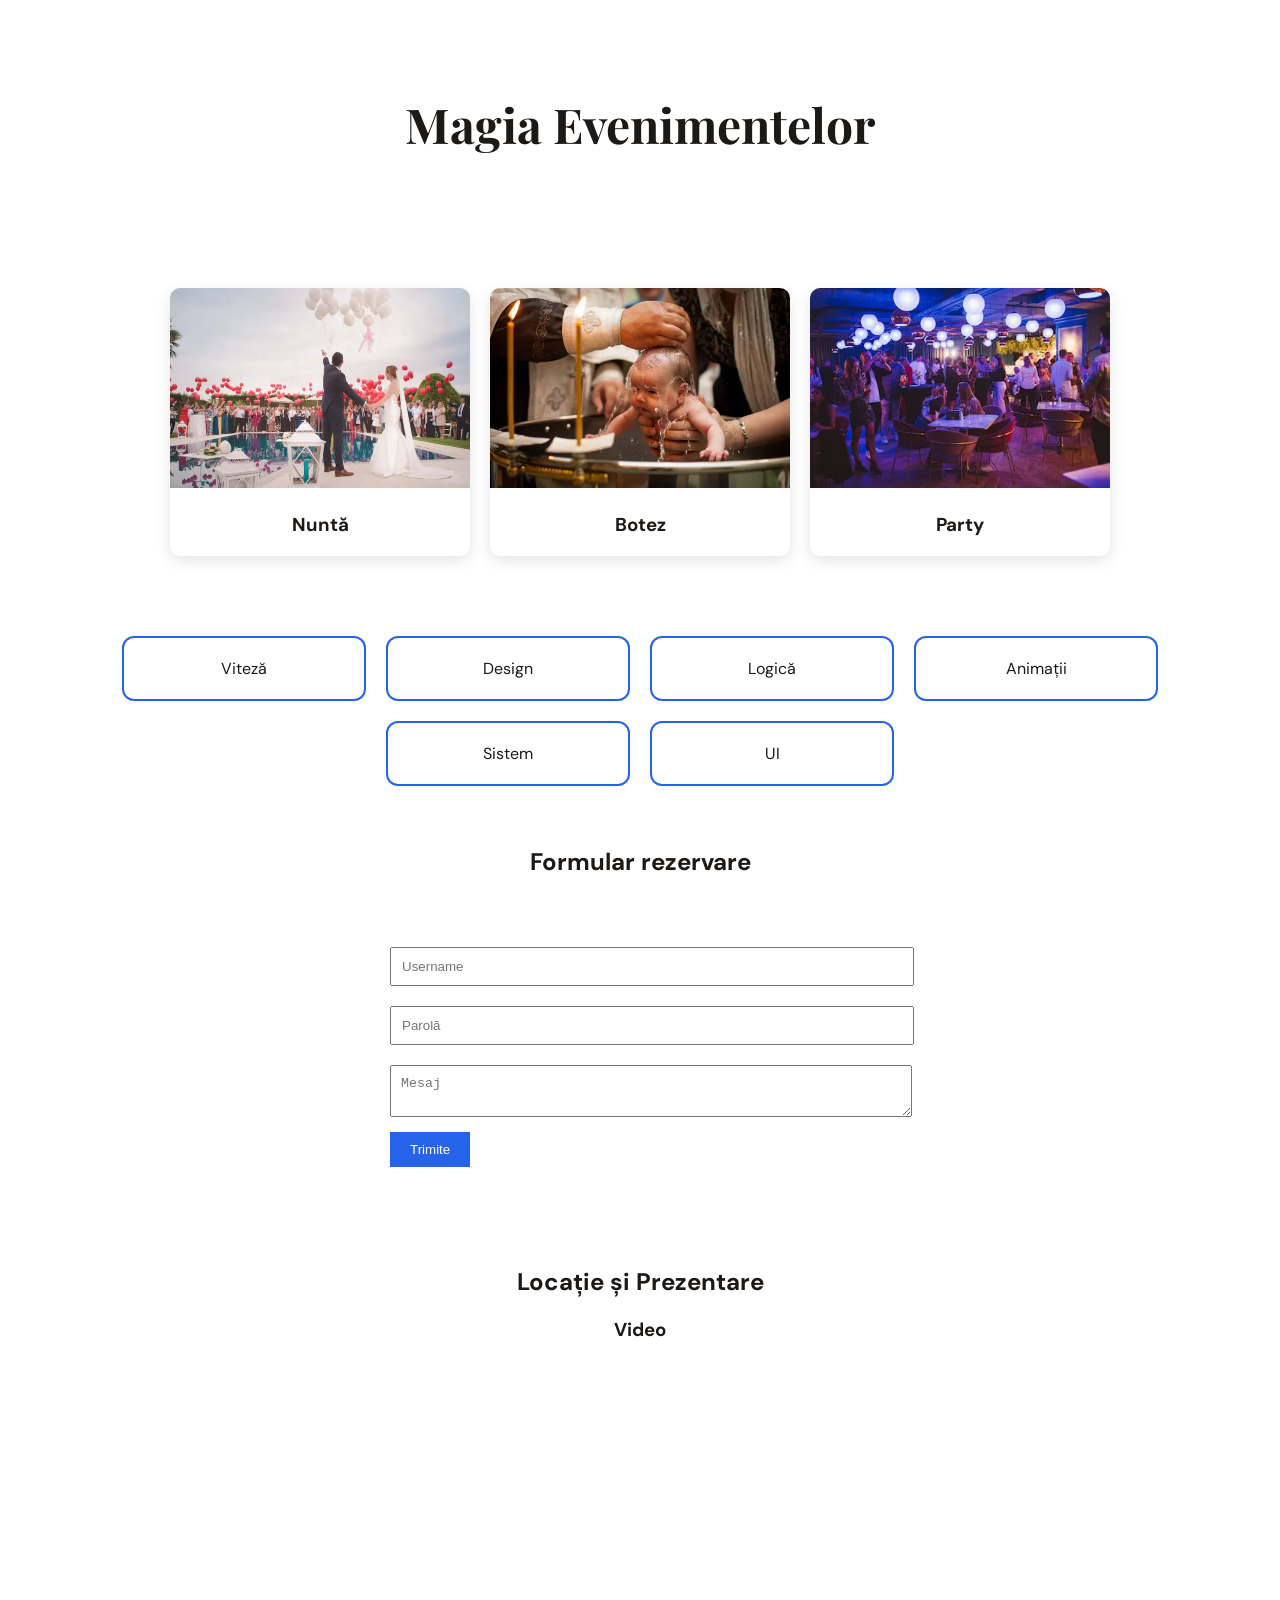
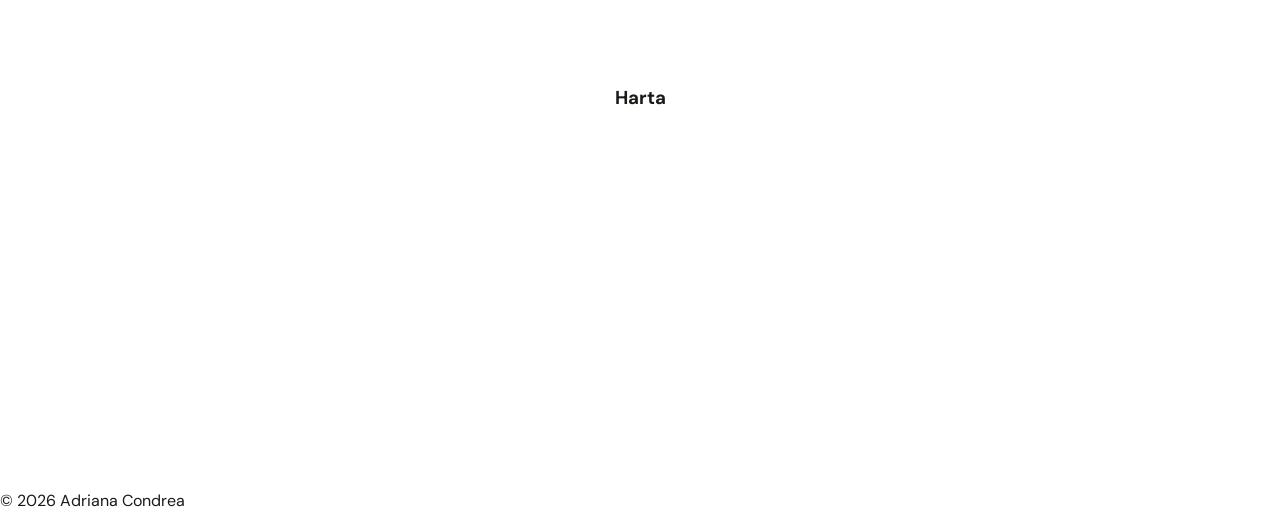
<file: Practica_2026/index.html>
<!DOCTYPE html>
<html lang="ro">
<head>
  <!-- Live Deployment & Security Headers Configured by: Condrea Adriana | RC-251 | Data: 18.05.2026 -->
<meta charset="UTF-8">
<meta name="viewport" content="width=device-width, initial-scale=1.0">
<title>Magia Evenimentelor</title>
<meta name="robots" content="index, follow">
<link rel="canonical" href="https://domeniul-tau.ro/index.html">
<meta property="og:type" content="website">
<meta property="og:title" content="Magia Evenimentelor">
<meta property="og:description" content="Servicii profesionale pentru evenimente.">
<meta property="og:image" content="assets/img/preview.webp">

<link href="https://fonts.googleapis.com/css2?family=Playfair+Display:wght@400;700&family=DM+Sans:wght@300;400;500&display=swap" rel="stylesheet">

<style>

:root{
  --accent:#2563eb;
  --bg:#ffffff;
  --text:#1c1917;
  --muted:#78716c;

  --base-delay:120ms;
  --step:160ms;
  --ease:cubic-bezier(0.5,1.5,0.5,1);
}

body{
  margin:0;
  font-family:'DM Sans',sans-serif;
  background:var(--bg);
  color:var(--text);
}

.header{
  text-align:center;
  padding:60px 20px;
}

.header h1{
  font-family:'Playfair Display',serif;
  font-size:3rem;
}

.services{
  display:flex;
  flex-wrap:wrap;
  gap:20px;
  justify-content:center;
  padding:40px;
}

.service{
  width:300px;
  background:#fff;
  border-radius:10px;
  overflow:hidden;
  box-shadow:0 5px 15px rgba(0,0,0,0.1);
  text-align:center;
}

.service img{
  width:100%;
  height:200px;
  object-fit:cover;
}

.ui-orchestrator{
  display:flex;
  flex-wrap:wrap;
  gap:20px;
  justify-content:center;
  padding:40px;
}

.feature-wrapper{
  --delay: calc(var(--i) * var(--step));
  animation:enter 800ms var(--ease) forwards;
  opacity:0;
  animation-delay:var(--delay);
}

@keyframes enter{
  from{
    opacity:0;
    transform:translateY(40px);
    filter:blur(10px);
  }
  to{
    opacity:1;
    transform:translateY(0);
    filter:blur(0);
  }
}

.feature-card{
  width:200px;
  padding:20px;
  background:#fff;
  border:2px solid #2563eb;
  border-radius:12px;
  text-align:center;
  transition:0.3s;
}

.feature-card:hover{
  transform:scale(1.05);
}

form{
  max-width:500px;
  margin:auto;
  padding:40px;
}

input,textarea{
  width:100%;
  padding:10px;
  margin:10px 0;
}

button{
  padding:10px 20px;
  background:var(--accent);
  color:white;
  border:none;
}

.contact{
  text-align:center;
  padding:40px;
}

iframe{
  width:80%;
  height:300px;
  border:0;
}

</style>
</head>

<body>

<header class="header" role="banner">
  <h1>Magia Evenimentelor</h1>
</header>

<main role="main">
<!-- Asset Optimization: WebP + Lazy Loading implemented by Adriana Condrea -->
<section class="services" aria-label="Servicii oferite">

  <div class="service">
  <picture>
    <source srcset="assets/img/nunta.webp" type="image/webp">
    <img src="assets/img/nunta.jpg" alt="Nuntă elegantă"
         loading="lazy" width="600" height="400">
  </picture>
  <h3>Nuntă</h3>
</div>

  <div class="service">
    <img src="assets/img/botez.webp" alt="Botez festiv"
         loading="lazy" width="600" height="400" decoding="async">
    <h3>Botez</h3>
  </div>

  <div class="service">
    <img src="assets/img/party.webp" alt="Petrecere modernă"
         loading="lazy" width="600" height="400" decoding="async">
    <h3>Party</h3>
  </div>

</section>

<section class="ui-orchestrator" aria-label="Caracteristici platformă">

  <div class="feature-wrapper" style="--i:1"><div class="feature-card">Viteză</div></div>
  <div class="feature-wrapper" style="--i:2"><div class="feature-card">Design</div></div>
  <div class="feature-wrapper" style="--i:3"><div class="feature-card">Logică</div></div>
  <div class="feature-wrapper" style="--i:4"><div class="feature-card">Animații</div></div>
  <div class="feature-wrapper" style="--i:5"><div class="feature-card">Sistem</div></div>
  <div class="feature-wrapper" style="--i:6"><div class="feature-card">UI</div></div>

</section>

<section aria-label="Formular de rezervare">

  <h2 style="text-align:center;">Formular rezervare</h2>

  <form>
    <input placeholder="Username" aria-label="Introdu username-ul">
    <input type="password" placeholder="Parolă" aria-label="Introdu parola">
    <textarea placeholder="Mesaj" aria-label="Scrie mesajul tău"></textarea>
    <button aria-label="Trimite formularul">Trimite</button>
  </form>

</section>

<section class="contact" aria-label="Locație și hartă">

  <h2>Locație și Prezentare</h2>

  <h3>Video</h3>
  <iframe src="https://www.youtube.com/embed/v0r03z50Es4"></iframe>

  <h3>Harta</h3>
  <iframe src="https://www.google.com/maps?q=Chișinău,Moldova&output=embed"></iframe>

</section>

</main>

<footer role="contentinfo">
  <p>© 2026 Adriana Condrea</p>
</footer>

<!-- Accessibility Audit: WAI-ARIA implementation by Adriana Condrea -->
<!-- Final Quality Audit: Mobile Performance Optimized by Adriana Condrea -->
</body>
</html>
</file>
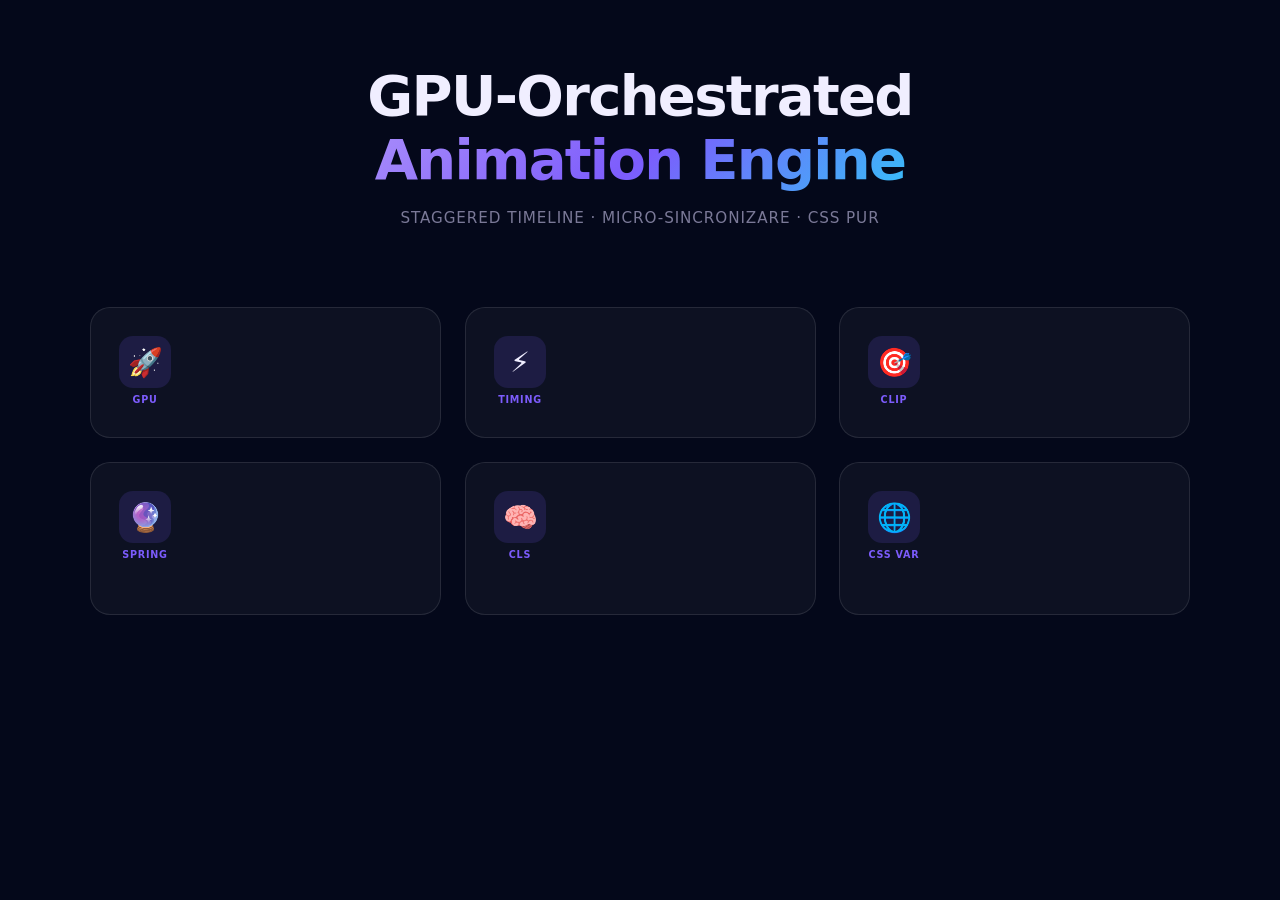
<file: features_complet (1).html>
<!DOCTYPE html>
<html lang="ro">
<head>
  <meta charset="UTF-8">
  <meta name="viewport" content="width=device-width, initial-scale=1.0">
  <title>UI Orchestrator — Dashboard</title>
  <style>
    /* ============================================================
       FEATURES — UI Orchestration Engine
       Optimization: GPU Layering enabled
       Tehnici: Staggered logic, Inverse Stagger, Non-Linear Timing,
                Clip-Path Reveal, Spring Easing, will-change GPU
       ============================================================ */

    *, *::before, *::after {
      box-sizing: border-box;
      margin: 0;
      padding: 0;
    }

    :root {
      --base-delay:    100ms;
      --stagger-step:  150ms;
      --exp-unit:      50ms;
      --spring-easing: cubic-bezier(0.5, 1.5, 0.5, 1);
      --ease-out-soft: cubic-bezier(0.22, 1, 0.36, 1);
      --bg-base:       #04081a;
      --bg-card:       rgba(255, 255, 255, 0.04);
      --border-card:   rgba(255, 255, 255, 0.10);
      --border-hover:  rgba(130, 100, 255, 0.55);
      --accent:        #7c5cfc;
      --accent-glow:   rgba(124, 92, 252, 0.35);
      --text-primary:  #f0eeff;
      --text-muted:    rgba(220, 215, 255, 0.55);
      --icon-bg:       rgba(124, 92, 252, 0.15);
    }

    body {
      background-color: var(--bg-base);
      color: var(--text-primary);
      font-family: 'Segoe UI', system-ui, sans-serif;
      min-height: 100vh;
      padding: 4rem 2rem 6rem;
    }

    /* ── Header ─────────────────────────────────────────────── */
    .site-header {
      text-align: center;
      margin-bottom: 5rem;
      animation: fadeDown 0.8s var(--ease-out-soft) forwards;
    }

    .hero-title {
      font-size: clamp(2rem, 5vw, 3.5rem);
      font-weight: 700;
      line-height: 1.15;
      letter-spacing: -0.03em;
      color: var(--text-primary);
    }

    .hero-title span {
      background: linear-gradient(135deg, #a78bfa, #7c5cfc, #38bdf8);
      -webkit-background-clip: text;
      -webkit-text-fill-color: transparent;
      background-clip: text;
    }

    .hero-sub {
      margin-top: 1rem;
      font-size: 0.95rem;
      color: var(--text-muted);
      letter-spacing: 0.06em;
      text-transform: uppercase;
    }

    /* ── Section Grid ───────────────────────────────────────── */
    .ui-orchestrator {
      display: grid;
      grid-template-columns: repeat(auto-fit, minmax(280px, 1fr));
      gap: 1.5rem;
      max-width: 1100px;
      margin: 0 auto;
    }

    /* ── Keyframes ──────────────────────────────────────────── */
    @keyframes entrance {
      0% {
        opacity: 0;
        transform: perspective(1000px) rotateX(-20deg) translateY(50px);
        filter: blur(10px);
      }
      100% {
        opacity: 1;
        transform: perspective(1000px) rotateX(0deg) translateY(0);
        filter: blur(0);
      }
    }

    @keyframes textReveal {
      from { clip-path: inset(0 100% 0 0); }
      to   { clip-path: inset(0 0% 0 0); }
    }

    @keyframes iconPop {
      0%   { transform: scale(0.4) rotate(-15deg); opacity: 0; }
      70%  { transform: scale(1.15) rotate(4deg);  opacity: 1; }
      100% { transform: scale(1) rotate(0deg);     opacity: 1; }
    }

    @keyframes fadeDown {
      from { opacity: 0; transform: translateY(-24px); }
      to   { opacity: 1; transform: translateY(0); }
    }

    /* ── INVERSE STAGGERING LOGIC ────────────────────────────────
       i=1 → mirror=3 → delay mic   (apare devreme)
       i=2 → mirror=2 → delay mediu
       i=3 → mirror=1 → delay mare  (apare ultimul)
       i=4 → mirror=1 → delay mare  (apare ultimul)
       i=5 → mirror=2 → delay mediu
       i=6 → mirror=3 → delay mic   (apare devreme)
       ─────────────────────────────────────────────────────────── */
    .feature-wrapper[style*="--i: 1"] { --mirror: 3; }
    .feature-wrapper[style*="--i: 2"] { --mirror: 2; }
    .feature-wrapper[style*="--i: 3"] { --mirror: 1; }
    .feature-wrapper[style*="--i: 4"] { --mirror: 1; }
    .feature-wrapper[style*="--i: 5"] { --mirror: 2; }
    .feature-wrapper[style*="--i: 6"] { --mirror: 3; }

    /* ── NON-LINEAR TIMING ───────────────────────────────────────
       mirror=1 → 1×50ms =  50ms
       mirror=2 → 4×50ms = 200ms
       mirror=3 → 9×50ms = 450ms
       ─────────────────────────────────────────────────────────── */
    .feature-wrapper {
      /* Optimization: GPU Layering enabled */
      will-change: transform, opacity;
      --delay: calc(var(--mirror) * var(--mirror) * var(--exp-unit));
      opacity: 0;
      animation: entrance 0.9s var(--spring-easing) forwards;
      animation-delay: var(--delay);
    }

    /* ── Card ───────────────────────────────────────────────── */
    .feature-card {
      display: flex;
      align-items: flex-start;
      gap: 1.25rem;
      background: var(--bg-card);
      backdrop-filter: blur(15px);
      -webkit-backdrop-filter: blur(15px);
      padding: 1.75rem;
      border-radius: 20px;
      border: 1px solid var(--border-card);
      overflow: hidden;
      height: 100%;
      transition: border-color 0.3s ease, transform 0.3s var(--ease-out-soft);
      cursor: default;
    }

    .feature-card:hover {
      border-color: var(--border-hover);
      transform: translateY(-4px);
      box-shadow: 0 16px 40px var(--accent-glow);
    }

    /* ── Icon ───────────────────────────────────────────────── */
    .card-icon-wrap {
      display: flex;
      flex-direction: column;
      align-items: center;
      gap: 6px;
      flex-shrink: 0;
      /* Optimization: GPU Layering enabled */
      will-change: transform, opacity;
      opacity: 0;
      animation: iconPop 0.6s var(--spring-easing) forwards;
      animation-delay: calc(var(--delay) + 300ms);
    }

    .card-icon {
      font-size: 1.75rem;
      background: var(--icon-bg);
      border-radius: 14px;
      width: 52px;
      height: 52px;
      display: flex;
      align-items: center;
      justify-content: center;
    }

    .card-icon-label {
      font-size: 0.6rem;
      letter-spacing: 0.08em;
      text-transform: uppercase;
      color: var(--accent);
      font-weight: 600;
      text-align: center;
      white-space: nowrap;
    }

    /* ── Card Content ───────────────────────────────────────── */
    .card-content {
      display: flex;
      flex-direction: column;
      gap: 0.5rem;
    }

    /* ── Sub-sincronizare: Text Reveal ──────────────────────────
       Textul apare DOAR după ce cardul s-a așezat (+400ms).
       Clip-path creează efectul cinematic de dezvăluire.
       ─────────────────────────────────────────────────────────── */
    .stagger-text {
      /* Optimization: GPU Layering enabled */
      will-change: clip-path;
      opacity: 0;
      clip-path: inset(0 100% 0 0);
      animation: textReveal 0.55s var(--ease-out-soft) forwards;
    }

    .card-content h3.stagger-text {
      animation-delay: calc(var(--delay) + 400ms);
      font-size: 1.05rem;
      font-weight: 600;
      color: var(--text-primary);
      letter-spacing: -0.01em;
    }

    .card-content p.stagger-text {
      animation-delay: calc(var(--delay) + 520ms);
      font-size: 0.875rem;
      color: var(--text-muted);
      line-height: 1.6;
    }
  </style>
</head>
<body>

  <header class="site-header">
    <h1 class="hero-title">GPU-Orchestrated<br><span>Animation Engine</span></h1>
    <p class="hero-sub">Staggered timeline · Micro-sincronizare · CSS pur</p>
  </header>

  <section class="ui-orchestrator">

    <!-- Grup 1 — --i:1 (apare primul — Inverse Stagger) -->
    <div class="feature-wrapper" style="--i: 1;">
      <div class="feature-card">
        <div class="card-icon-wrap">
          <div class="card-icon">🚀</div>
          <span class="card-icon-label">GPU</span>
        </div>
        <div class="card-content">
          <h3 class="stagger-text">Arhitectură GPU</h3>
          <p class="stagger-text">Sincronizare la nivel de pixel pe layer dedicat.</p>
        </div>
      </div>
    </div>

    <!-- Grup 2 — --i:2 -->
    <div class="feature-wrapper" style="--i: 2;">
      <div class="feature-card">
        <div class="card-icon-wrap">
          <div class="card-icon">⚡</div>
          <span class="card-icon-label">Timing</span>
        </div>
        <div class="card-content">
          <h3 class="stagger-text">Timing Exponențial</h3>
          <p class="stagger-text">Delay calculat prin formulă i² × 50ms.</p>
        </div>
      </div>
    </div>

    <!-- Grup 3 — --i:3 -->
    <div class="feature-wrapper" style="--i: 3;">
      <div class="feature-card">
        <div class="card-icon-wrap">
          <div class="card-icon">🎯</div>
          <span class="card-icon-label">Clip</span>
        </div>
        <div class="card-content">
          <h3 class="stagger-text">Clip-Path Reveal</h3>
          <p class="stagger-text">Textul dezvăluit cinematic după intrarea cardului.</p>
        </div>
      </div>
    </div>

    <!-- Grup 4 — --i:4 -->
    <div class="feature-wrapper" style="--i: 4;">
      <div class="feature-card">
        <div class="card-icon-wrap">
          <div class="card-icon">🔮</div>
          <span class="card-icon-label">Spring</span>
        </div>
        <div class="card-content">
          <h3 class="stagger-text">Spring Easing</h3>
          <p class="stagger-text">cubic-bezier cu overshoot pentru naturalețe.</p>
        </div>
      </div>
    </div>

    <!-- Grup 5 — --i:5 -->
    <div class="feature-wrapper" style="--i: 5;">
      <div class="feature-card">
        <div class="card-icon-wrap">
          <div class="card-icon">🧠</div>
          <span class="card-icon-label">CLS</span>
        </div>
        <div class="card-content">
          <h3 class="stagger-text">CLS Optimizat</h3>
          <p class="stagger-text">will-change previne reflow în timpul animației.</p>
        </div>
      </div>
    </div>

    <!-- Grup 6 — --i:6 (apare primul — Inverse Stagger) -->
    <div class="feature-wrapper" style="--i: 6;">
      <div class="feature-card">
        <div class="card-icon-wrap">
          <div class="card-icon">🌐</div>
          <span class="card-icon-label">CSS Var</span>
        </div>
        <div class="card-content">
          <h3 class="stagger-text">Zero nth-child</h3>
          <p class="stagger-text">Variabile inline înlocuiesc complet selectoarele redundante.</p>
        </div>
      </div>
    </div>

  </section>

  <!-- Optimization: GPU Layering enabled -->

</body>
</html>
</file>
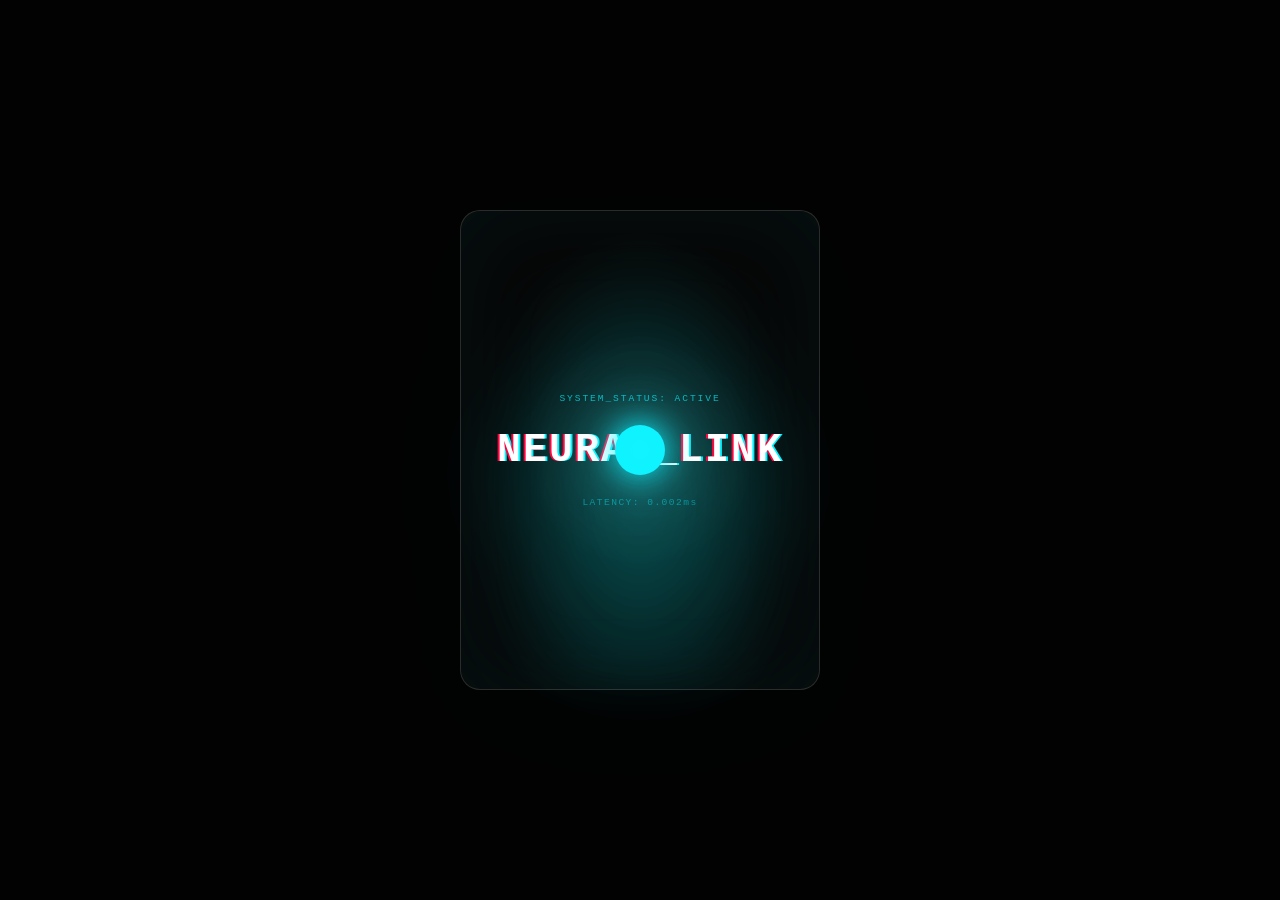
<file: hologram_system.html>
<!DOCTYPE html>
<!-- Realizat de: Adriana | Nivel Expert RC 251 -->
<html lang="ro">
<head>
  <meta charset="UTF-8">
  <meta name="viewport" content="width=device-width, initial-scale=1.0">
  <title>Neural Glass Interface</title>
  <style>

    *, *::before, *::after {
      box-sizing: border-box;
      margin: 0;
      padding: 0;
    }

    /* ── Variabile globale ───────────────────────────────────── */
    :root {
      --p:             2000px;  /* Perspectiva focală */
      --rx:            0deg;
      --ry:            0deg;
      --glitch-offset: 2px;    /* Aberație cromatică — actualizat din JS */
      --spec-x:        50%;    /* Specular tracking X */
      --spec-y:        50%;    /* Specular tracking Y */
      --shadow-x:      0px;    /* Ray-traced shadow X */
      --shadow-y:      20px;   /* Ray-traced shadow Y */
    }

    body {
      background: #020202;
      min-height: 100vh;
      overflow: hidden;
      font-family: 'Courier New', monospace;
    }

    /* ── Scena principală ────────────────────────────────────── */
    .neural-engine {
      perspective: var(--p);
      height: 100vh;
      display: grid;
      place-items: center;
      overflow: hidden;
    }

    /* ── Ancora spațială ─────────────────────────────────────── */
    .spatial-anchor {
      width: 360px;
      height: 480px;
      position: relative;
      transform-style: preserve-3d;
      transform: rotateX(var(--rx)) rotateY(var(--ry));
      /* Optimization: GPU Layering enabled */
      will-change: transform;
      transition: transform 0.1s ease-out;

      /* Ray-Traced Shadow: umbra se mișcă cu rotația */
      filter: drop-shadow(
        var(--shadow-x)
        var(--shadow-y)
        50px rgba(0, 242, 255, 0.2)
      );
    }

    /* ── Bază straturi ───────────────────────────────────────── */
    .layer {
      position: absolute;
      inset: 0;
      border-radius: 20px;
      /* Optimization: GPU Layering enabled */
      will-change: transform;
    }

    /* ── Strat 0: Nucleul de energie ─────────────────────────── */
    .core-glow {
      transform: translateZ(0px);
      background: radial-gradient(
        ellipse at 50% 60%,
        rgba(0, 242, 255, 0.15) 0%,
        transparent 65%
      );
      filter: blur(20px);
      mix-blend-mode: screen;
    }

    /* ── Strat 1: Carcasa de sticlă (Refracție) ──────────────── */
    .glass-chassis {
      isolation: isolate;
      transform: translateZ(20px);
      background: rgba(255, 255, 255, 0.02);
      backdrop-filter: blur(30px) saturate(200%) contrast(110%);
      border: 1px solid rgba(255, 255, 255, 0.15);
      box-shadow: inset 0 0 100px rgba(0, 242, 255, 0.05);
    }

    /* ── Strat 2: Interfața de date (Z: 80px) ────────────────── */
    .data-interface {
      transform: translateZ(80px);
      display: flex;
      flex-direction: column;
      align-items: center;
      justify-content: center;
      gap: 1.5rem;
      padding: 2rem;
      pointer-events: none;
    }

    .header {
      font-size: 0.6rem;
      letter-spacing: 0.2em;
      color: rgba(0, 242, 255, 0.7);
      animation: blink 2s ease-in-out infinite;
    }

    .stats {
      font-size: 0.6rem;
      letter-spacing: 0.15em;
      color: rgba(0, 242, 255, 0.45);
    }

    /* ── Aberație Cromatică Dinamică ─────────────────────────── */
    .glitch-text {
      font-size: 2.5rem;
      font-weight: 900;
      color: white;
      letter-spacing: 0.05em;
      text-align: center;
      /* Red shift stânga, Blue shift dreapta */
      text-shadow:
        calc(var(--glitch-offset) * -1) 0 0 #ff003c,
        var(--glitch-offset)            0 0 #00f2ff;
      transform: translateZ(100px);
      /* Optimization: GPU Layering enabled */
      will-change: text-shadow;
      /* Glitch subtil la fiecare 3 secunde */
      animation: glitchCycle 3s steps(1) infinite;
    }

    /* ── Strat 3: Satelit orbital (Z: 180px) ─────────────────── */
    .orbital-node {
      transform: translateZ(180px);
      display: flex;
      align-items: center;
      justify-content: center;
      pointer-events: none;
    }

    .satellite {
      width: 50px;
      height: 50px;
      background: #00f2ff;
      border-radius: 50%;
      box-shadow: 0 0 30px #00f2ff, 0 0 60px rgba(0, 242, 255, 0.4);
      mix-blend-mode: screen;
      /* Optimization: GPU Layering enabled */
      will-change: transform;
      /* Satelitul trece prin fața și spatele textului (Z: 100px) */
      animation: orbit 5s infinite cubic-bezier(0.4, 0, 0.2, 1);
    }

    /* ── Strat 4: Specular Highlight ─────────────────────────── */
    .specular-highlight {
      transform: translateZ(50px);
      border-radius: 20px;
      pointer-events: none;
      mix-blend-mode: screen;
      /* Radial-gradient se mișcă INVERS față de mouse via JS */
      background: radial-gradient(
        circle 180px at var(--spec-x) var(--spec-y),
        rgba(255, 255, 255, 0.07) 0%,
        transparent 65%
      );
      transition: background 0.05s linear;
    }

    /* ── Keyframes ───────────────────────────────────────────── */

    @keyframes orbit {
      0%   { transform: translateX(-130px) translateZ(-60px) scale(0.7); opacity: 0.5; }
      50%  { transform: translateX( 130px) translateZ( 80px) scale(1.2); opacity: 1;   }
      100% { transform: translateX(-130px) translateZ(-60px) scale(0.7); opacity: 0.5; }
    }

    @keyframes glitchCycle {
      0%, 89%, 100% {
        transform: translateZ(100px) skewX(0deg);
      }
      90% {
        transform: translateZ(100px) skewX(-4deg) translateX(3px);
        text-shadow:
          calc(var(--glitch-offset) * -4) 0 0 #ff003c,
          calc(var(--glitch-offset) *  4) 0 0 #00f2ff;
      }
      92% {
        transform: translateZ(100px) skewX(4deg) translateX(-3px);
      }
      94% {
        transform: translateZ(100px) skewX(0deg);
      }
    }

    @keyframes blink {
      0%, 100% { opacity: 0.7; }
      50%       { opacity: 1;   }
    }

  </style>
</head>
<body>

<main class="neural-engine">
  <div class="spatial-anchor" id="anchor">

    <!-- Strat 0: Nucleul de energie (Lumină interioară) -->
    <div class="layer core-glow"></div>

    <!-- Strat 1: Carcasa de sticlă mată (Refracție) -->
    <div class="layer glass-chassis"></div>

    <!-- Strat 2: Interfața Semantică (Z: 80px) -->
    <div class="layer data-interface">
      <div class="header">SYSTEM_STATUS: ACTIVE</div>
      <h1 class="glitch-text" data-text="NEURAL_LINK">NEURAL_LINK</h1>
      <div class="stats">LATENCY: 0.002ms</div>
    </div>

    <!-- Strat 3: Obiect Floating (Z: 180px + Animație Orbitală) -->
    <div class="layer orbital-node">
      <div class="satellite"></div>
    </div>

    <!-- Strat 4: Scanner Light (Specular Map) -->
    <div class="layer specular-highlight"></div>

  </div>
</main>

<script>
  /* ── Optical Displacement JS ─────────────────────────────────
     Urmărește mouse-ul și actualizează variabilele CSS:
     --rx / --ry          → rotația 3D a cardului
     --glitch-offset      → aberație cromatică după viteza mouse-ului
     --spec-x / --spec-y  → specular highlight invers față de mouse
     --shadow-x / --shadow-y → umbra ray-traced după rotație
  ─────────────────────────────────────────────────────────── */

  const root = document.documentElement;
  let lastX = 0, lastY = 0;

  document.addEventListener('mousemove', (e) => {
    const W = window.innerWidth;
    const H = window.innerHeight;

    /* Poziție normalizată: -1 la stânga/sus, +1 la dreapta/jos */
    const nx = (e.clientX / W - 0.5) * 2;
    const ny = (e.clientY / H - 0.5) * 2;

    /* Rotație 3D */
    const ry =  nx * 12;
    const rx = -ny *  8;

    /* Viteza mouse-ului → aberație cromatică */
    const dx = e.clientX - lastX;
    const dy = e.clientY - lastY;
    const speed = Math.sqrt(dx * dx + dy * dy);
    lastX = e.clientX;
    lastY = e.clientY;
    const glitch = Math.min(2 + speed * 0.25, 12);

    /* Specular invers față de mouse */
    const sx = (0.5 - nx * 0.4) * 100;
    const sy = (0.5 - ny * 0.4) * 100;

    /* Shadow ray-traced */
    const shx = ry * 1.5;
    const shy = Math.abs(rx) * 1.2 + 20;

    root.style.setProperty('--rx', `${rx.toFixed(1)}deg`);
    root.style.setProperty('--ry', `${ry.toFixed(1)}deg`);
    root.style.setProperty('--glitch-offset', `${glitch.toFixed(1)}px`);
    root.style.setProperty('--spec-x', `${sx.toFixed(1)}%`);
    root.style.setProperty('--spec-y', `${sy.toFixed(1)}%`);
    root.style.setProperty('--shadow-x', `${shx.toFixed(1)}px`);
    root.style.setProperty('--shadow-y', `${shy.toFixed(1)}px`);
  });

  /* Reset când mouse-ul iese din pagină */
  document.addEventListener('mouseleave', () => {
    root.style.setProperty('--rx', '0deg');
    root.style.setProperty('--ry', '0deg');
    root.style.setProperty('--glitch-offset', '2px');
  });
</script>

</body>
</html>
</file>
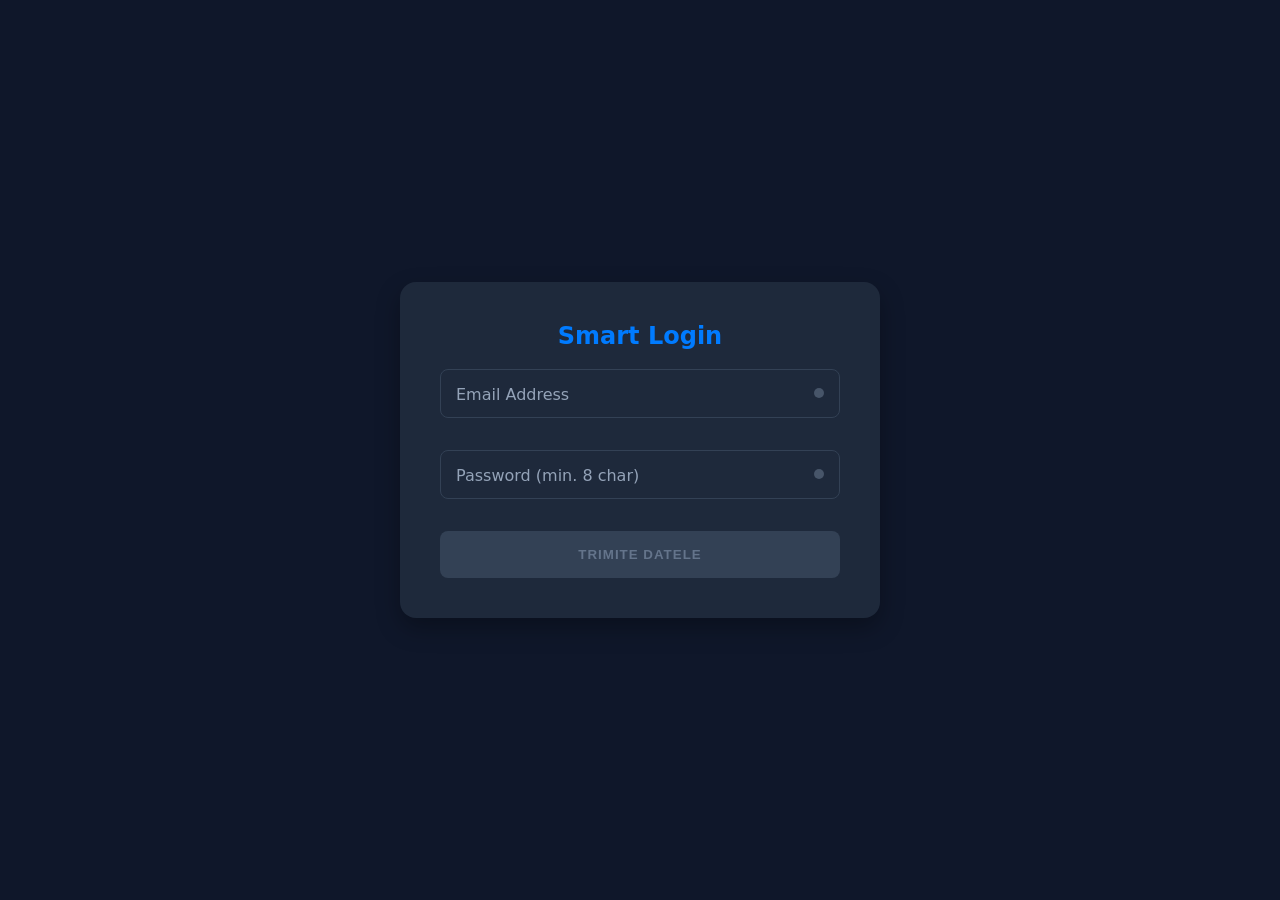
<file: State Machine CSS.html>
<!DOCTYPE html>
<html lang="ro">
<head>
    <meta charset="UTF-8">
    <meta name="viewport" content="width=device-width, initial-scale=1.0">
    <title>Smart CSS Form | Engineering Task</title>
    
    <style>
        /* --- CRITICAL CSS (Above the Fold) --- */
        :root {
            --color-primary: #007bff;
            --color-success: #00ff88;
            --color-error: #ff4d4d;
            --color-bg: #0f172a;
            --color-surface: #1e293b;
            --color-text: #f8fafc;
            --transition-smooth: 0.3s cubic-bezier(0.4, 0, 0.2, 1);
        }

        body {
            background-color: var(--color-bg);
            color: var(--color-text);
            font-family: 'Inter', system-ui, sans-serif;
            display: flex;
            justify-content: center;
            align-items: center;
            min-height: 100vh;
            margin: 0;
        }

    
        .form {
            background: var(--color-surface);
            padding: 2.5rem;
            border-radius: 16px;
            box-shadow: 0 10px 25px rgba(0,0,0,0.3);
            width: 100%;
            max-width: 400px;
        }

        .form__group {
            position: relative;
            margin-bottom: 2rem;
            will-change: transform; /* Optimizare GPU pentru elementele ce interacționează */
        }

        
        .form__input {
            width: 100%;
            padding: 1rem;
            background: transparent;
            border: 1px solid #334155;
            border-radius: 8px;
            color: var(--color-text);
            outline: none;
            box-sizing: border-box;
            transition: border-color var(--transition-smooth);
        }

        
        .form__label {
            position: absolute;
            left: 1rem;
            top: 1rem;
            pointer-events: none;
            color: #94a3b8;
            transition: transform var(--transition-smooth), color var(--transition-smooth), font-size var(--transition-smooth);
            transform-origin: left top;
        }

        /* Starea plutitoare: când input-ul are focus SAU nu este gol */
        .form__input:focus + .form__label,
        .form__input:not(:placeholder-shown) + .form__label {
            transform: translateY(-2.5rem) scale(0.85);
            color: var(--color-primary);
        }

        /* --- VALIDARE ÎN TIMP REAL (No-JS Logic) --- */
        .form__indicator {
            position: absolute;
            right: 1rem;
            top: 1.2rem;
            width: 10px;
            height: 10px;
            border-radius: 50%;
            background: #475569;
            transition: background var(--transition-smooth), box-shadow var(--transition-smooth);
        }

        /* Albastru la focus */
        .form__input:focus ~ .form__indicator {
            background: var(--color-primary);
            box-shadow: 0 0 8px var(--color-primary);
        }

        /* Verde când e valid */
        .form__input:valid ~ .form__indicator {
            background: var(--color-success);
            box-shadow: 0 0 8px var(--color-success);
        }

        /* Roșu când e invalid și utilizatorul a început să scrie */
        .form__input:invalid:not(:placeholder-shown) ~ .form__indicator {
            background: var(--color-error);
            box-shadow: 0 0 8px var(--color-error);
        }

        .form__input:invalid:not(:placeholder-shown) {
            border-color: var(--color-error);
        }

        /* --- THE GATEKEEPER (Button Logic via :has) --- */
        .form__submit {
            width: 100%;
            padding: 1rem;
            border: none;
            border-radius: 8px;
            background: #334155;
            color: #64748b;
            font-weight: bold;
            text-transform: uppercase;
            letter-spacing: 1px;
            cursor: not-allowed;
            pointer-events: none;
            transition: all var(--transition-smooth);
        }

        /* Dacă formularul NU conține niciun element invalid, activează butonul */
        .form:not(:has(.form__input:invalid)) .form__submit {
            background: var(--color-primary);
            color: white;
            cursor: pointer;
            pointer-events: auto;
            animation: pulse-gpu 2s infinite;
            will-change: transform, box-shadow;
        }

        /* --- OPTIMIZARE GPU (Animații fără Layout Thrashing) --- */
        @keyframes pulse-gpu {
            0% {
                transform: scale(1);
                box-shadow: 0 0 0 0 rgba(0, 123, 255, 0.6);
            }
            70% {
                transform: scale(1.02);
                box-shadow: 0 0 0 15px rgba(0, 123, 255, 0);
            }
            100% {
                transform: scale(1);
                box-shadow: 0 0 0 0 rgba(0, 123, 255, 0);
            }
        }

        /* --- DEBUG MODE (GPU Layer Highlight) --- */
        .debug-mode .form__group,
        .debug-mode .form__submit {
            outline: 2px solid #00ff00;
            position: relative;
        }
        
        .debug-mode .form__group::after {
            content: "GPU Layer";
            position: absolute;
            top: -15px;
            right: 0;
            font-size: 10px;
            color: #00ff00;
        }
    </style>
</head>
<body class=""> <!-- Adaugă clasa "debug-mode" pentru testul GPU -->

    <form class="form" onsubmit="return false;">
        <h2 style="margin-top: 0; text-align: center; color: var(--color-primary);">Smart Login</h2>
        
        <div class="form__group">
            <input type="email" id="email" class="form__input" placeholder=" " required>
            <label for="email" class="form__label">Email Address</label>
            <div class="form__indicator"></div>
        </div>

        <div class="form__group">
            <input type="password" id="pass" class="form__input" placeholder=" " required minlength="8">
            <label for="pass" class="form__label">Password (min. 8 char)</label>
            <div class="form__indicator"></div>
        </div>

        <button type="submit" class="form__submit">
            Trimite Datele
        </button>
    </form>

</body>
</html>
</file>
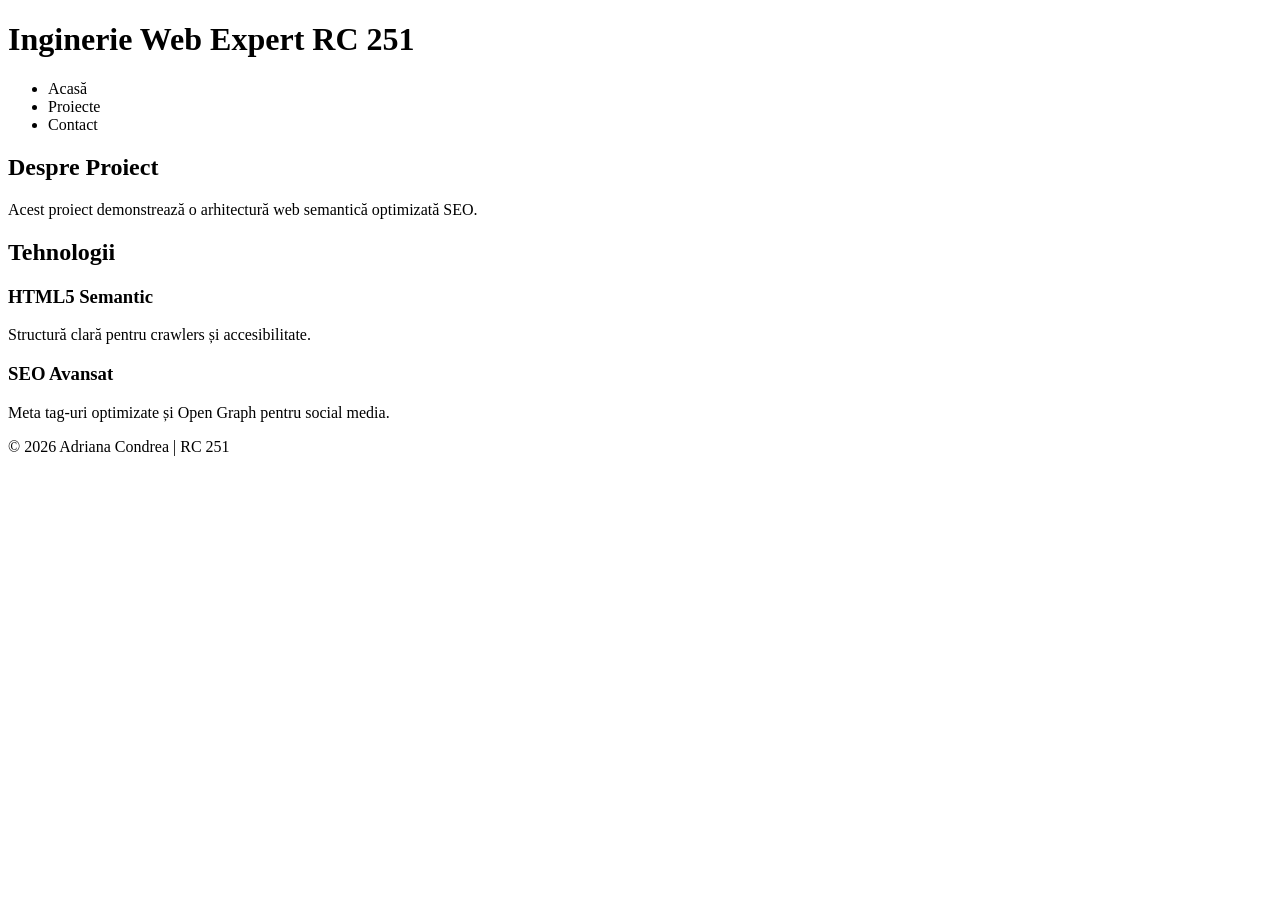
<file: test_formular.html>
<!DOCTYPE html>
<html lang="ro">
<head>
    <!-- SEO Audit realizat de: Adriana Condrea | Ziua 9 -->
     
    <meta charset="UTF-8">
    <meta name="viewport" content="width=device-width, initial-scale=1.0, shrink-to-fit=no">

    <title>Inginerie Web Expert | Portofoliu RC 251 Adriana Condrea</title>

    <meta name="description" content="Descoperiți proiectele de inginerie UI realizate de Adriana Condrea. Explorați performanță, SEO semantic și arhitecturi CSS moderne de nivel expert.">
    
    <link rel="canonical" href="https://domeniu-elev.ro/index.html">
    
    <meta name="robots" content="index, follow">

    <meta property="og:type" content="website">
    <meta property="og:title" content="Arhitectură Web de Înaltă Performanță | RC 251">
    <meta property="og:description" content="Sisteme UI scalabile, optimizate SEO și arhitecturi moderne de nivel expert.">
    <meta property="og:image" content="assets/img/preview-site.jpg">

    <link rel="icon" type="image/png" href="favicon.png">
    <meta name="theme-color" content="#00f2ff">
</head>

<body>

    <header>
        <h1>Inginerie Web Expert RC 251</h1>
        <nav>
            <ul>
                <li>Acasă</li>
                <li>Proiecte</li>
                <li>Contact</li>
            </ul>
        </nav>
    </header>

    <main>

        <section>
            <h2>Despre Proiect</h2>
            <p>Acest proiect demonstrează o arhitectură web semantică optimizată SEO.</p>
        </section>

        <section>
            <h2>Tehnologii</h2>

            <article>
                <h3>HTML5 Semantic</h3>
                <p>Structură clară pentru crawlers și accesibilitate.</p>
            </article>

            <article>
                <h3>SEO Avansat</h3>
                <p>Meta tag-uri optimizate și Open Graph pentru social media.</p>
            </article>

        </section>

    </main>

    <footer>
        <p>© 2026 Adriana Condrea | RC 251</p>
    </footer>

</body>
</html>
</file>
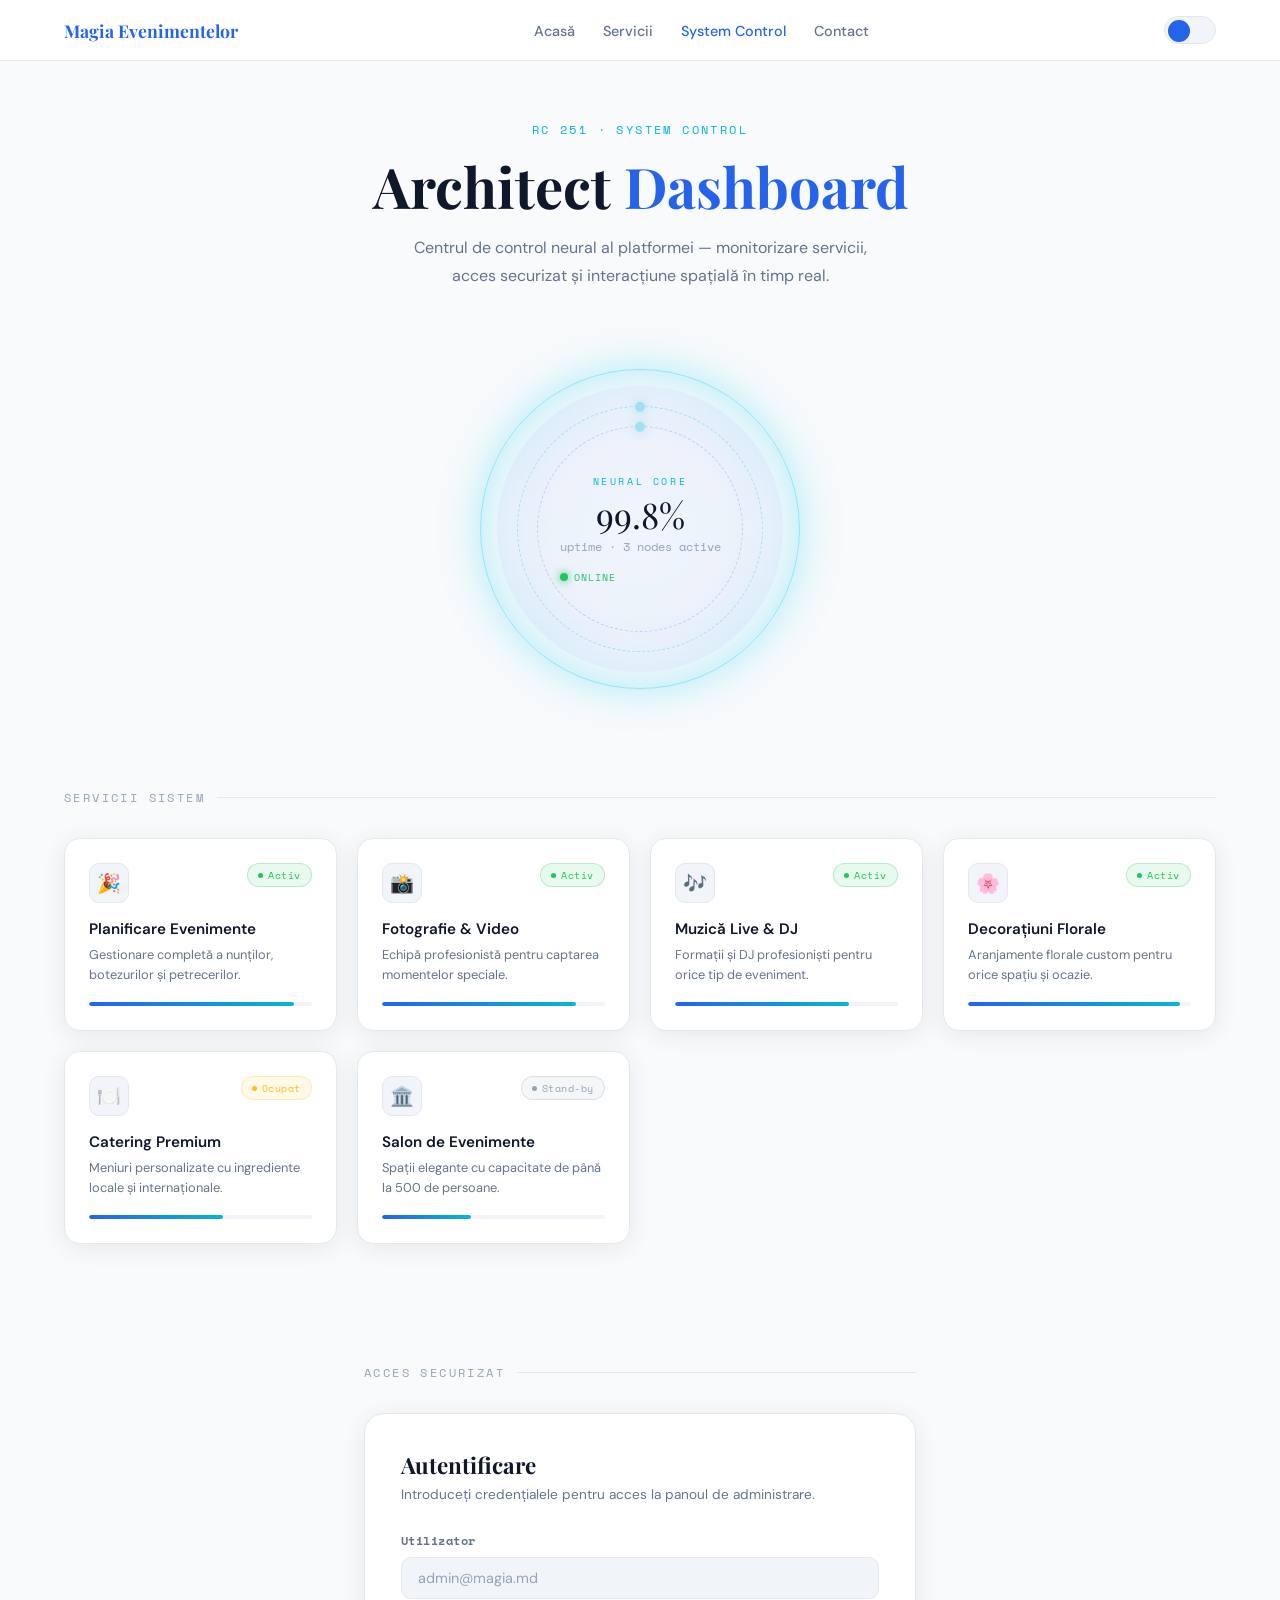
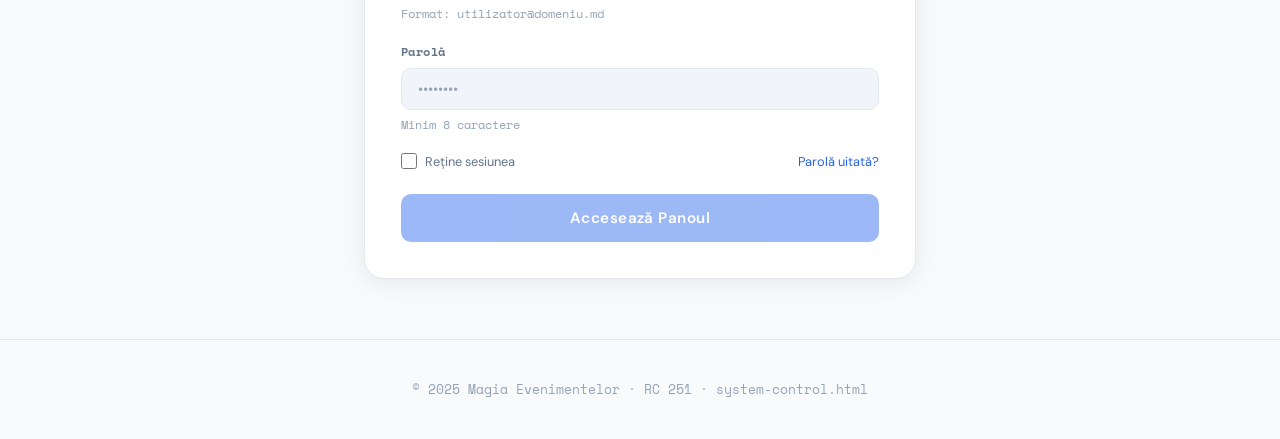
<file: Practica_2026/system-control.html>
<!DOCTYPE html>
<html lang="ro">
<head>
<meta charset="UTF-8">
<meta name="viewport" content="width=device-width, initial-scale=1.0">
<title>System Control | Magia Evenimentelor</title>
<link href="https://fonts.googleapis.com/css2?family=Playfair+Display:wght@400;700&family=DM+Sans:wght@300;400;500&family=Space+Mono:wght@400;700&display=swap" rel="stylesheet">

<style>
/* ============================================================
   LAYER 1 — ATOMIC TOKENS (Primitive Scale)
   ============================================================ */
:root {
  /* Primitives */
  --color-blue-50:  #eff6ff;
  --color-blue-100: #dbeafe;
  --color-blue-400: #60a5fa;
  --color-blue-500: #3b82f6;
  --color-blue-600: #2563eb;
  --color-blue-900: #1e3a8a;

  --color-cyan-400: #22d3ee;
  --color-cyan-500: #06b6d4;

  --color-violet-400: #a78bfa;
  --color-violet-500: #8b5cf6;

  --color-green-400: #4ade80;
  --color-green-500: #22c55e;

  --color-amber-400: #fbbf24;

  --color-red-400:  #f87171;
  --color-red-500:  #ef4444;

  --color-neutral-0:   #ffffff;
  --color-neutral-50:  #f8fafc;
  --color-neutral-100: #f1f5f9;
  --color-neutral-200: #e2e8f0;
  --color-neutral-300: #cbd5e1;
  --color-neutral-400: #94a3b8;
  --color-neutral-500: #64748b;
  --color-neutral-600: #475569;
  --color-neutral-700: #334155;
  --color-neutral-800: #1e293b;
  --color-neutral-900: #0f172a;
  --color-neutral-950: #020617;

  /* ============================================================
     LAYER 2 — SEMANTIC ALIASES (Role-Based)
     ============================================================ */
  --color-bg-base:        var(--color-neutral-50);
  --color-bg-surface:     var(--color-neutral-0);
  --color-bg-elevated:    var(--color-neutral-100);
  --color-bg-overlay:     rgba(255,255,255,0.7);

  --color-text-primary:   var(--color-neutral-900);
  --color-text-secondary: var(--color-neutral-500);
  --color-text-muted:     var(--color-neutral-400);
  --color-text-inverse:   var(--color-neutral-0);

  --color-border:         var(--color-neutral-200);
  --color-border-strong:  var(--color-neutral-300);

  --color-accent-primary:   var(--color-blue-600);
  --color-accent-secondary: var(--color-cyan-500);
  --color-accent-tertiary:  var(--color-violet-500);

  --color-status-active:  var(--color-green-500);
  --color-status-warning: var(--color-amber-400);
  --color-status-error:   var(--color-red-500);
  --color-status-idle:    var(--color-neutral-400);

  --color-neon-valid:     var(--color-green-400);
  --color-neon-invalid:   var(--color-red-400);
  --color-neon-focus:     var(--color-cyan-400);

  /* Glass / Hologram */
  --color-glass-bg:       rgba(255,255,255,0.12);
  --color-glass-border:   rgba(255,255,255,0.25);
  --color-glass-shine:    rgba(255,255,255,0.4);
  --color-hologram-glow:  rgba(34,211,238,0.35);

  /* ============================================================
     LAYER 3 — COMPONENT TOKENS (Used directly in CSS rules)
     ============================================================ */
  --page-bg:              var(--color-bg-base);
  --page-text:            var(--color-text-primary);
  --nav-bg:               var(--color-bg-surface);
  --nav-border:           var(--color-border);
  --nav-link:             var(--color-text-secondary);
  --nav-link-active:      var(--color-accent-primary);

  --card-bg:              var(--color-bg-surface);
  --card-border:          var(--color-border);
  --card-shadow:          0 4px 24px rgba(0,0,0,0.08);
  --card-shadow-hover:    0 12px 40px rgba(37,99,235,0.18);

  --hologram-bg:          rgba(37,99,235,0.06);
  --hologram-ring:        rgba(34,211,238,0.5);
  --hologram-text:        var(--color-text-primary);

  --form-bg:              var(--color-bg-surface);
  --form-border:          var(--color-border);
  --form-input-bg:        var(--color-bg-elevated);
  --form-input-text:      var(--color-text-primary);
  --form-input-placeholder: var(--color-text-muted);
  --form-label:           var(--color-text-secondary);

  /* Animation orchestration */
  --base-delay: 120ms;
  --step:       160ms;
  --ease:       cubic-bezier(0.5,1.5,0.5,1);
  --ease-smooth: cubic-bezier(0.25,0.46,0.45,0.94);
}

/* ============================================================
   DARK MODE — Motor Tematic (toate culorile via variabile semantice)
   ============================================================ */
body.dark-theme {
  --color-bg-base:        var(--color-neutral-950);
  --color-bg-surface:     var(--color-neutral-900);
  --color-bg-elevated:    var(--color-neutral-800);
  --color-bg-overlay:     rgba(15,23,42,0.7);

  --color-text-primary:   var(--color-neutral-50);
  --color-text-secondary: var(--color-neutral-400);
  --color-text-muted:     var(--color-neutral-500);
  --color-text-inverse:   var(--color-neutral-900);

  --color-border:         var(--color-neutral-700);
  --color-border-strong:  var(--color-neutral-600);

  --color-accent-primary:   var(--color-blue-400);
  --color-accent-secondary: var(--color-cyan-400);
  --color-accent-tertiary:  var(--color-violet-400);

  --color-glass-bg:       rgba(15,23,42,0.5);
  --color-glass-border:   rgba(96,165,250,0.2);
  --color-glass-shine:    rgba(96,165,250,0.15);
  --color-hologram-glow:  rgba(34,211,238,0.55);

  --card-shadow:          0 4px 24px rgba(0,0,0,0.4);
  --card-shadow-hover:    0 12px 40px rgba(96,165,250,0.25);

  --hologram-bg:          rgba(15,23,42,0.6);
  --hologram-ring:        rgba(34,211,238,0.7);
  --hologram-text:        var(--color-text-primary);

  --form-bg:              var(--color-bg-surface);
  --form-input-bg:        var(--color-neutral-800);
}

/* ============================================================
   RESET & BASE
   ============================================================ */
*, *::before, *::after { box-sizing: border-box; margin: 0; padding: 0; }

html { scroll-behavior: smooth; }

body {
  font-family: 'DM Sans', sans-serif;
  background: var(--page-bg);
  color: var(--page-text);
  transition: background 0.4s var(--ease-smooth), color 0.4s var(--ease-smooth);
  min-height: 100vh;
  overflow-x: hidden;
}

/* ============================================================
   NAV
   ============================================================ */
.nav {
  position: sticky;
  top: 0;
  z-index: 100;
  background: var(--nav-bg);
  border-bottom: 1px solid var(--nav-border);
  backdrop-filter: blur(16px);
  -webkit-backdrop-filter: blur(16px);
  transition: background 0.4s, border-color 0.4s;
}

.nav__inner {
  max-width: 1200px;
  margin: 0 auto;
  padding: 0 24px;
  height: 60px;
  display: flex;
  align-items: center;
  justify-content: space-between;
}

.nav__logo {
  font-family: 'Playfair Display', serif;
  font-size: 1.1rem;
  color: var(--color-accent-primary);
  text-decoration: none;
  font-weight: 700;
}

.nav__links {
  display: flex;
  gap: 28px;
  list-style: none;
}

.nav__link {
  color: var(--nav-link);
  text-decoration: none;
  font-size: 0.9rem;
  font-weight: 500;
  transition: color 0.2s;
}

.nav__link:hover,
.nav__link--active {
  color: var(--nav-link-active);
}

.nav__actions {
  display: flex;
  align-items: center;
  gap: 12px;
}

/* Theme Toggle */
.theme-toggle {
  background: var(--color-bg-elevated);
  border: 1px solid var(--color-border);
  border-radius: 24px;
  width: 52px;
  height: 28px;
  cursor: pointer;
  position: relative;
  transition: background 0.3s;
  flex-shrink: 0;
}

.theme-toggle::after {
  content: '';
  position: absolute;
  top: 3px;
  left: 3px;
  width: 22px;
  height: 22px;
  border-radius: 50%;
  background: var(--color-accent-primary);
  transition: transform 0.3s var(--ease);
}

body.dark-theme .theme-toggle::after {
  transform: translateX(24px);
}

/* ============================================================
   PAGE HERO
   ============================================================ */
.hero {
  text-align: center;
  padding: 60px 24px 40px;
}

.hero__eyebrow {
  font-family: 'Space Mono', monospace;
  font-size: 0.75rem;
  letter-spacing: 0.2em;
  color: var(--color-accent-secondary);
  text-transform: uppercase;
  margin-bottom: 16px;
}

.hero__title {
  font-family: 'Playfair Display', serif;
  font-size: clamp(2rem, 5vw, 3.5rem);
  color: var(--color-text-primary);
  line-height: 1.15;
  margin-bottom: 16px;
}

.hero__title span {
  color: var(--color-accent-primary);
}

.hero__subtitle {
  color: var(--color-text-secondary);
  font-size: 1rem;
  max-width: 500px;
  margin: 0 auto;
  line-height: 1.7;
}

/* ============================================================
   HOLOGRAM CENTERPIECE — Neural Glass (Spatial UI)
   ============================================================ */
.neural-center {
  display: flex;
  justify-content: center;
  padding: 40px 24px;
}

.neural-glass {
  position: relative;
  width: 320px;
  height: 320px;
  cursor: none;
}

/* Outer ring */
.neural-glass__ring {
  position: absolute;
  inset: 0;
  border-radius: 50%;
  border: 1.5px solid var(--hologram-ring);
  box-shadow:
    0 0 40px var(--color-hologram-glow),
    inset 0 0 40px var(--color-hologram-glow);
  transition: box-shadow 0.4s;
  animation: ring-pulse 3s ease-in-out infinite;
}

@keyframes ring-pulse {
  0%, 100% { opacity: 1; }
  50%       { opacity: 0.6; }
}

/* Inner glass body */
.neural-glass__body {
  position: absolute;
  inset: 16px;
  border-radius: 50%;
  background: var(--hologram-bg);
  backdrop-filter: blur(20px);
  -webkit-backdrop-filter: blur(20px);
  border: 1px solid var(--color-glass-border);
  display: flex;
  flex-direction: column;
  align-items: center;
  justify-content: center;
  overflow: hidden;
  transition: background 0.4s;

  /* 3D Specular Tracking — updated via JS */
  transform-style: preserve-3d;
  transform: perspective(600px) rotateX(0deg) rotateY(0deg);
  transition:
    transform 0.08s linear,
    background 0.4s;
}

/* Shine overlay driven by JS */
.neural-glass__shine {
  position: absolute;
  inset: 0;
  border-radius: 50%;
  background: radial-gradient(
    circle at var(--mx, 50%) var(--my, 50%),
    var(--color-glass-shine) 0%,
    transparent 60%
  );
  pointer-events: none;
  opacity: 0.7;
  transition: opacity 0.3s;
}

/* Orbital rings inside */
.neural-glass__orbit {
  position: absolute;
  inset: 20px;
  border-radius: 50%;
  border: 1px dashed var(--color-accent-secondary);
  opacity: 0.3;
  animation: orbit-spin 8s linear infinite;
}

.neural-glass__orbit--2 {
  inset: 40px;
  border-color: var(--color-accent-tertiary);
  animation-duration: 12s;
  animation-direction: reverse;
}

.neural-glass__orbit--2::after {
  content: '';
  position: absolute;
  top: -4px;
  left: 50%;
  width: 8px;
  height: 8px;
  border-radius: 50%;
  background: var(--color-accent-tertiary);
  transform: translateX(-50%);
  box-shadow: 0 0 10px var(--color-accent-tertiary);
}

.neural-glass__orbit::after {
  content: '';
  position: absolute;
  top: -5px;
  left: 50%;
  width: 10px;
  height: 10px;
  border-radius: 50%;
  background: var(--color-accent-secondary);
  transform: translateX(-50%);
  box-shadow: 0 0 12px var(--color-accent-secondary);
}

@keyframes orbit-spin {
  from { transform: rotate(0deg); }
  to   { transform: rotate(360deg); }
}

.neural-glass__label {
  position: relative;
  z-index: 2;
  text-align: center;
}

.neural-glass__label-title {
  font-family: 'Space Mono', monospace;
  font-size: 0.65rem;
  letter-spacing: 0.25em;
  color: var(--color-accent-secondary);
  text-transform: uppercase;
  margin-bottom: 8px;
}

.neural-glass__label-value {
  font-family: 'Playfair Display', serif;
  font-size: 2.2rem;
  color: var(--color-text-primary);
  line-height: 1;
}

.neural-glass__label-sub {
  font-size: 0.75rem;
  color: var(--color-text-muted);
  margin-top: 6px;
  font-family: 'Space Mono', monospace;
}

/* Status dot indicator inside hologram */
.neural-glass__status {
  display: flex;
  align-items: center;
  gap: 6px;
  margin-top: 14px;
}

.neural-glass__dot {
  width: 8px;
  height: 8px;
  border-radius: 50%;
  background: var(--color-status-active);
  box-shadow: 0 0 8px var(--color-status-active);
  animation: dot-blink 2s ease-in-out infinite;
}

@keyframes dot-blink {
  0%, 100% { opacity: 1; }
  50%       { opacity: 0.4; }
}

.neural-glass__status-text {
  font-family: 'Space Mono', monospace;
  font-size: 0.65rem;
  color: var(--color-status-active);
  letter-spacing: 0.1em;
}

/* Custom cursor inside hologram */
.neural-glass__cursor {
  position: fixed;
  width: 16px;
  height: 16px;
  border-radius: 50%;
  border: 1.5px solid var(--color-accent-secondary);
  pointer-events: none;
  z-index: 9999;
  transform: translate(-50%, -50%);
  transition: opacity 0.3s, width 0.2s, height 0.2s;
  opacity: 0;
  mix-blend-mode: exclusion;
}

/* ============================================================
   SERVICES GRID — GPU Orchestration (Staggered Entrance)
   ============================================================ */
.services-section {
  padding: 60px 24px;
  max-width: 1200px;
  margin: 0 auto;
}

.services-section__heading {
  font-family: 'Space Mono', monospace;
  font-size: 0.75rem;
  letter-spacing: 0.2em;
  color: var(--color-text-muted);
  text-transform: uppercase;
  margin-bottom: 32px;
  display: flex;
  align-items: center;
  gap: 12px;
}

.services-section__heading::after {
  content: '';
  flex: 1;
  height: 1px;
  background: var(--color-border);
}

.services-grid {
  display: grid;
  grid-template-columns: repeat(auto-fill, minmax(260px, 1fr));
  gap: 20px;
}

/* GPU Layer per card — will-change + own compositing layer */
.service-card {
  will-change: transform, opacity;       /* GPU compositing layer */
  contain: layout style paint;           /* isolation */
  transform: translateZ(0);             /* force own layer */

  background: var(--card-bg);
  border: 1px solid var(--card-border);
  border-radius: 16px;
  padding: 24px;
  box-shadow: var(--card-shadow);
  transition:
    box-shadow 0.3s var(--ease-smooth),
    border-color 0.3s,
    background 0.4s;

  /* Staggered entrance via --i inline variable */
  --delay: calc(var(--base-delay) + var(--i, 0) * var(--step));
  animation: service-enter 700ms var(--ease) both;
  animation-delay: var(--delay);
}

@keyframes service-enter {
  from {
    opacity: 0;
    transform: translateY(32px) translateZ(0);
    filter: blur(6px);
  }
  to {
    opacity: 1;
    transform: translateY(0) translateZ(0);
    filter: blur(0);
  }
}

.service-card:hover {
  box-shadow: var(--card-shadow-hover);
  border-color: var(--color-accent-primary);
}

.service-card__header {
  display: flex;
  align-items: flex-start;
  justify-content: space-between;
  margin-bottom: 16px;
}

.service-card__icon {
  width: 40px;
  height: 40px;
  border-radius: 10px;
  background: var(--color-bg-elevated);
  display: flex;
  align-items: center;
  justify-content: center;
  font-size: 1.2rem;
  border: 1px solid var(--color-border);
}

.service-card__status-badge {
  display: flex;
  align-items: center;
  gap: 5px;
  padding: 3px 10px;
  border-radius: 20px;
  font-family: 'Space Mono', monospace;
  font-size: 0.65rem;
  letter-spacing: 0.05em;
}

.service-card__status-badge--active {
  background: rgba(34,197,94,0.1);
  color: var(--color-status-active);
  border: 1px solid rgba(34,197,94,0.25);
}

.service-card__status-badge--warning {
  background: rgba(251,191,36,0.1);
  color: var(--color-status-warning);
  border: 1px solid rgba(251,191,36,0.25);
}

.service-card__status-badge--idle {
  background: rgba(148,163,184,0.1);
  color: var(--color-status-idle);
  border: 1px solid rgba(148,163,184,0.25);
}

.service-card__status-badge::before {
  content: '';
  width: 5px;
  height: 5px;
  border-radius: 50%;
  background: currentColor;
}

.service-card__name {
  font-weight: 600;
  font-size: 0.95rem;
  color: var(--color-text-primary);
  margin-bottom: 6px;
}

.service-card__desc {
  font-size: 0.8rem;
  color: var(--color-text-secondary);
  line-height: 1.6;
  margin-bottom: 16px;
}

/* Mini metric bar */
.service-card__bar-track {
  height: 4px;
  background: var(--color-bg-elevated);
  border-radius: 2px;
  overflow: hidden;
  margin-top: auto;
}

.service-card__bar-fill {
  height: 100%;
  border-radius: 2px;
  background: linear-gradient(
    90deg,
    var(--color-accent-primary),
    var(--color-accent-secondary)
  );
  transform-origin: left;
  animation: bar-fill 1.2s var(--ease-smooth) both;
  animation-delay: calc(var(--base-delay) + var(--i, 0) * var(--step) + 400ms);
}

@keyframes bar-fill {
  from { transform: scaleX(0); }
  to   { transform: scaleX(1); }
}


.access-section {
  padding: 60px 24px;
  max-width: 600px;
  margin: 0 auto;
}

.access-section__heading {
  font-family: 'Space Mono', monospace;
  font-size: 0.75rem;
  letter-spacing: 0.2em;
  color: var(--color-text-muted);
  text-transform: uppercase;
  margin-bottom: 32px;
  display: flex;
  align-items: center;
  gap: 12px;
}

.access-section__heading::after {
  content: '';
  flex: 1;
  height: 1px;
  background: var(--color-border);
}

/* --- BLOCK: access-form --- */
.access-form {
  background: var(--form-bg);
  border: 1px solid var(--form-border);
  border-radius: 20px;
  padding: 36px;
  box-shadow: var(--card-shadow);
  transition: background 0.4s, border-color 0.4s;
}

.access-form__title {
  font-family: 'Playfair Display', serif;
  font-size: 1.4rem;
  color: var(--color-text-primary);
  margin-bottom: 6px;
}

.access-form__subtitle {
  font-size: 0.85rem;
  color: var(--color-text-secondary);
  margin-bottom: 28px;
}

.access-form__group {
  margin-bottom: 20px;
}

.access-form__label {
  display: block;
  font-size: 0.78rem;
  font-weight: 600;
  color: var(--form-label);
  margin-bottom: 7px;
  letter-spacing: 0.04em;
  font-family: 'Space Mono', monospace;
  transition: color 0.25s;
}

.access-form__input {
  width: 100%;
  padding: 11px 16px;
  background: var(--form-input-bg);
  border: 1.5px solid var(--form-border);
  border-radius: 10px;
  color: var(--form-input-text);
  font-family: 'DM Sans', sans-serif;
  font-size: 0.9rem;
  outline: none;
  transition:
    border-color 0.25s,
    box-shadow 0.25s,
    background 0.4s;
}

.access-form__input::placeholder {
  color: var(--form-input-placeholder);
}

/* Focus state — neon glow */
.access-form__input:focus {
  border-color: var(--color-neon-focus);
  box-shadow: 0 0 0 3px rgba(34,211,238,0.18), 0 0 12px rgba(34,211,238,0.1);
}

/* Valid state — CSS :valid pseudo-class (neon green) */
.access-form__input:not(:placeholder-shown):valid {
  border-color: var(--color-neon-valid);
  box-shadow: 0 0 0 3px rgba(74,222,128,0.15), 0 0 12px rgba(74,222,128,0.08);
}

/* Invalid state — CSS :invalid + not empty */
.access-form__input:not(:placeholder-shown):invalid {
  border-color: var(--color-neon-invalid);
  box-shadow: 0 0 0 3px rgba(248,113,113,0.15), 0 0 12px rgba(248,113,113,0.08);
}

/* --- ELEMENT: access-form__hint --- */
.access-form__hint {
  font-size: 0.72rem;
  color: var(--color-text-muted);
  margin-top: 6px;
  font-family: 'Space Mono', monospace;
  min-height: 1.2em;
  transition: color 0.25s;
}

/* Label color reflects field validity (sibling logic via :has) */
.access-form__group:has(.access-form__input:not(:placeholder-shown):valid)
  .access-form__label {
  color: var(--color-neon-valid);
}

.access-form__group:has(.access-form__input:not(:placeholder-shown):invalid)
  .access-form__label {
  color: var(--color-neon-invalid);
}

/* Valid hint text */
.access-form__group:has(.access-form__input:not(:placeholder-shown):valid)
  .access-form__hint {
  color: var(--color-neon-valid);
}

/* Invalid hint text */
.access-form__group:has(.access-form__input:not(:placeholder-shown):invalid)
  .access-form__hint {
  color: var(--color-neon-invalid);
}

/* --- ELEMENT: access-form__row --- */
.access-form__row {
  display: flex;
  align-items: center;
  justify-content: space-between;
  margin-top: 6px;
}

/* --- ELEMENT: access-form__checkbox-group --- */
.access-form__checkbox-group {
  display: flex;
  align-items: center;
  gap: 8px;
}

.access-form__checkbox {
  width: 16px;
  height: 16px;
  accent-color: var(--color-accent-primary);
  cursor: pointer;
}

.access-form__checkbox-label {
  font-size: 0.8rem;
  color: var(--color-text-secondary);
  cursor: pointer;
}

/* --- ELEMENT: access-form__link --- */
.access-form__link {
  font-size: 0.8rem;
  color: var(--color-accent-primary);
  text-decoration: none;
}

.access-form__link:hover {
  text-decoration: underline;
}

/* --- ELEMENT: access-form__submit --- */
.access-form__submit {
  width: 100%;
  margin-top: 24px;
  padding: 14px;
  background: var(--color-accent-primary);
  color: var(--color-text-inverse);
  border: none;
  border-radius: 10px;
  font-family: 'DM Sans', sans-serif;
  font-size: 0.95rem;
  font-weight: 600;
  cursor: not-allowed;
  opacity: 0.45;
  letter-spacing: 0.03em;
  transition:
    opacity 0.3s,
    box-shadow 0.3s,
    transform 0.2s;
  position: relative;
  overflow: hidden;
}

/* CSS State Machine: button enabled only when form :valid via :has */
.access-form:has(.access-form__input[required]:valid) .access-form__submit {
  opacity: 1;
  cursor: pointer;
  box-shadow: 0 0 20px rgba(37,99,235,0.4);
}

.access-form:has(.access-form__input[required]:valid)
  .access-form__submit:hover {
  transform: translateY(-2px);
  box-shadow: 0 0 32px rgba(37,99,235,0.55);
}

/* Submit button shimmer when active */
.access-form__submit::before {
  content: '';
  position: absolute;
  top: 0;
  left: -100%;
  width: 60%;
  height: 100%;
  background: linear-gradient(
    90deg,
    transparent,
    rgba(255,255,255,0.25),
    transparent
  );
  transition: left 0.5s;
}

.access-form:has(.access-form__input[required]:valid)
  .access-form__submit:hover::before {
  left: 150%;
}

/* --- MODIFIER: access-form--compact --- */
.access-form--compact {
  padding: 24px;
}

/* ============================================================
   FOOTER
   ============================================================ */
.footer {
  text-align: center;
  padding: 40px 24px;
  border-top: 1px solid var(--color-border);
  color: var(--color-text-muted);
  font-size: 0.8rem;
  font-family: 'Space Mono', monospace;
  transition: border-color 0.4s;
}

/* ============================================================
   SCROLLBAR STYLING
   ============================================================ */
::-webkit-scrollbar { width: 6px; }
::-webkit-scrollbar-track { background: transparent; }
::-webkit-scrollbar-thumb {
  background: var(--color-border-strong);
  border-radius: 3px;
}

</style>
</head>

<body>

<!-- Custom cursor (shows near hologram) -->
<div class="neural-glass__cursor" id="customCursor"></div>

<!-- ======================================================
     NAV
     ====================================================== -->
<nav class="nav">
  <div class="nav__inner">
    <a href="index.html" class="nav__logo">Magia Evenimentelor</a>
    <ul class="nav__links">
      <li><a href="index.html" class="nav__link">Acasă</a></li>
      <li><a href="index.html#services" class="nav__link">Servicii</a></li>
      <li><a href="system-control.html" class="nav__link nav__link--active">System Control</a></li>
      <li><a href="index.html#contact" class="nav__link">Contact</a></li>
    </ul>
    <div class="nav__actions">
      <button class="theme-toggle" id="themeToggle" aria-label="Toggle dark mode"></button>
    </div>
  </div>
</nav>

<!-- ======================================================
     HERO
     ====================================================== -->
<header class="hero">
  <p class="hero__eyebrow">RC 251 · System Control</p>
  <h1 class="hero__title">Architect <span>Dashboard</span></h1>
  <p class="hero__subtitle">
    Centrul de control neural al platformei — monitorizare servicii,
    acces securizat și interacțiune spațială în timp real.
  </p>
</header>

<!-- ======================================================
     NEURAL GLASS CENTERPIECE
     ====================================================== -->
<section class="neural-center">
  <div class="neural-glass" id="neuralGlass">
    <div class="neural-glass__ring"></div>
    <div class="neural-glass__body" id="glassBody">
      <div class="neural-glass__shine" id="glassShine"></div>

      <div class="neural-glass__orbit"></div>
      <div class="neural-glass__orbit neural-glass__orbit--2"></div>

      <div class="neural-glass__label">
        <p class="neural-glass__label-title">Neural Core</p>
        <p class="neural-glass__label-value">99.8%</p>
        <p class="neural-glass__label-sub">uptime · 3 nodes active</p>
        <div class="neural-glass__status">
          <span class="neural-glass__dot"></span>
          <span class="neural-glass__status-text">ONLINE</span>
        </div>
      </div>
    </div>
  </div>
</section>

<!-- ======================================================
     SERVICES GRID — GPU Orchestration
     ====================================================== -->
<main class="services-section">
  <p class="services-section__heading">Servicii sistem</p>

  <div class="services-grid">

    <!-- Card 1 -->
    <article class="service-card" style="--i:1">
      <div class="service-card__header">
        <div class="service-card__icon">🎉</div>
        <span class="service-card__status-badge service-card__status-badge--active">Activ</span>
      </div>
      <p class="service-card__name">Planificare Evenimente</p>
      <p class="service-card__desc">Gestionare completă a nunților, botezurilor și petrecerilor.</p>
      <div class="service-card__bar-track">
        <div class="service-card__bar-fill" style="width:92%"></div>
      </div>
    </article>

    <!-- Card 2 -->
    <article class="service-card" style="--i:2">
      <div class="service-card__header">
        <div class="service-card__icon">📸</div>
        <span class="service-card__status-badge service-card__status-badge--active">Activ</span>
      </div>
      <p class="service-card__name">Fotografie & Video</p>
      <p class="service-card__desc">Echipă profesionistă pentru captarea momentelor speciale.</p>
      <div class="service-card__bar-track">
        <div class="service-card__bar-fill" style="width:87%"></div>
      </div>
    </article>

    <!-- Card 3 -->
    <article class="service-card" style="--i:3">
      <div class="service-card__header">
        <div class="service-card__icon">🎶</div>
        <span class="service-card__status-badge service-card__status-badge--active">Activ</span>
      </div>
      <p class="service-card__name">Muzică Live & DJ</p>
      <p class="service-card__desc">Formații și DJ profesioniști pentru orice tip de eveniment.</p>
      <div class="service-card__bar-track">
        <div class="service-card__bar-fill" style="width:78%"></div>
      </div>
    </article>

    <!-- Card 4 -->
    <article class="service-card" style="--i:4">
      <div class="service-card__header">
        <div class="service-card__icon">🌸</div>
        <span class="service-card__status-badge service-card__status-badge--active">Activ</span>
      </div>
      <p class="service-card__name">Decorațiuni Florale</p>
      <p class="service-card__desc">Aranjamente florale custom pentru orice spațiu și ocazie.</p>
      <div class="service-card__bar-track">
        <div class="service-card__bar-fill" style="width:95%"></div>
      </div>
    </article>

    <!-- Card 5 -->
    <article class="service-card" style="--i:5">
      <div class="service-card__header">
        <div class="service-card__icon">🍽️</div>
        <span class="service-card__status-badge service-card__status-badge--warning">Ocupat</span>
      </div>
      <p class="service-card__name">Catering Premium</p>
      <p class="service-card__desc">Meniuri personalizate cu ingrediente locale și internaționale.</p>
      <div class="service-card__bar-track">
        <div class="service-card__bar-fill" style="width:60%"></div>
      </div>
    </article>

    <!-- Card 6 -->
    <article class="service-card" style="--i:6">
      <div class="service-card__header">
        <div class="service-card__icon">🏛️</div>
        <span class="service-card__status-badge service-card__status-badge--idle">Stand-by</span>
      </div>
      <p class="service-card__name">Salon de Evenimente</p>
      <p class="service-card__desc">Spații elegante cu capacitate de până la 500 de persoane.</p>
      <div class="service-card__bar-track">
        <div class="service-card__bar-fill" style="width:40%"></div>
      </div>
    </article>

  </div>
</main>

<!-- ======================================================
     ACCESS FORM — BEM + CSS State Machine
     ====================================================== -->
<section class="access-section">
  <p class="access-section__heading">Acces securizat</p>

  <form class="access-form" novalidate>
    <h2 class="access-form__title">Autentificare</h2>
    <p class="access-form__subtitle">
      Introduceți credențialele pentru acces la panoul de administrare.
    </p>

    <!-- access-form__group -->
    <div class="access-form__group">
      <label class="access-form__label" for="sc-username">
        Utilizator
      </label>
      <input
        class="access-form__input"
        id="sc-username"
        type="text"
        name="username"
        placeholder="admin@magia.md"
        pattern="[a-zA-Z0-9._%+\-]+@[a-zA-Z0-9.\-]+\.[a-zA-Z]{2,}"
        required
        autocomplete="username"
      >
      <p class="access-form__hint">
        Format: utilizator@domeniu.md
      </p>
    </div>

    <!-- access-form__group -->
    <div class="access-form__group">
      <label class="access-form__label" for="sc-password">
        Parolă
      </label>
      <input
        class="access-form__input"
        id="sc-password"
        type="password"
        name="password"
        placeholder="••••••••"
        minlength="8"
        required
        autocomplete="current-password"
      >
      <p class="access-form__hint">
        Minim 8 caractere
      </p>
    </div>

    <!-- access-form__row -->
    <div class="access-form__row">
      <div class="access-form__checkbox-group">
        <input
          class="access-form__checkbox"
          id="sc-remember"
          type="checkbox"
          name="remember"
        >
        <label class="access-form__checkbox-label" for="sc-remember">
          Reține sesiunea
        </label>
      </div>
      <a class="access-form__link" href="#">Parolă uitată?</a>
    </div>

    <!-- access-form__submit -->
    <button class="access-form__submit" type="submit">
      Accesează Panoul
    </button>

  </form>
</section>

<!-- ======================================================
     FOOTER
     ====================================================== -->
<footer class="footer">
  <p>© 2025 Magia Evenimentelor · RC 251 · system-control.html</p>
</footer>

<!-- ======================================================
     SCRIPTS
     ====================================================== -->
<script>
/* -----------------------------------------------------------
   1. DARK MODE TOGGLE
   ----------------------------------------------------------- */
const toggle   = document.getElementById('themeToggle');
const body     = document.body;
const DARK_KEY = 'sc-dark-theme';

// Persist preference
if (localStorage.getItem(DARK_KEY) === '1') {
  body.classList.add('dark-theme');
}

toggle.addEventListener('click', () => {
  body.classList.toggle('dark-theme');
  localStorage.setItem(DARK_KEY, body.classList.contains('dark-theme') ? '1' : '0');
});

/* -----------------------------------------------------------
   2. SPECULAR TRACKING — Hologram Neural Glass
      Reacts to mouse position on the entire page,
      keeps 3D tilt while cursor is anywhere visible.
   ----------------------------------------------------------- */
const glassBody  = document.getElementById('glassBody');
const glassShine = document.getElementById('glassShine');
const cursor     = document.getElementById('customCursor');
const glassEl    = document.getElementById('neuralGlass');

let raf = null;

function updateSpecular(x, y) {
  const rect   = glassEl.getBoundingClientRect();
  const cx     = rect.left + rect.width  / 2;
  const cy     = rect.top  + rect.height / 2;

  // Max ±18deg tilt
  const dx  = (x - cx) / (window.innerWidth  / 2);
  const dy  = (y - cy) / (window.innerHeight / 2);
  const rx  = Math.max(-18, Math.min(18, -dy * 18));
  const ry  = Math.max(-18, Math.min(18,  dx * 18));

  glassBody.style.transform =
    `perspective(600px) rotateX(${rx}deg) rotateY(${ry}deg)`;

  // Shine gradient follows cursor relative to glass
  const mx = ((x - rect.left) / rect.width  * 100).toFixed(1);
  const my = ((y - rect.top)  / rect.height * 100).toFixed(1);
  glassBody.style.setProperty('--mx', `${mx}%`);
  glassBody.style.setProperty('--my', `${my}%`);
}

document.addEventListener('mousemove', (e) => {
  if (raf) cancelAnimationFrame(raf);
  raf = requestAnimationFrame(() => updateSpecular(e.clientX, e.clientY));

  // Custom cursor — show near hologram area only
  const rect = glassEl.getBoundingClientRect();
  const pad  = 80;
  const near =
    e.clientX > rect.left - pad && e.clientX < rect.right  + pad &&
    e.clientY > rect.top  - pad && e.clientY < rect.bottom + pad;

  cursor.style.opacity = near ? '1' : '0';
  cursor.style.left    = e.clientX + 'px';
  cursor.style.top     = e.clientY + 'px';
});

document.addEventListener('mouseleave', () => {
  glassBody.style.transform = 'perspective(600px) rotateX(0deg) rotateY(0deg)';
  cursor.style.opacity = '0';
});

/* -----------------------------------------------------------
   3. FORM — prevent default submit (demo)
   ----------------------------------------------------------- */
document.querySelector('.access-form').addEventListener('submit', (e) => {
  e.preventDefault();
  const btn = document.querySelector('.access-form__submit');
  btn.textContent = '✓ Acces acordat';
  btn.style.background = 'var(--color-status-active)';
});
</script>

</body>
</html>
</file>
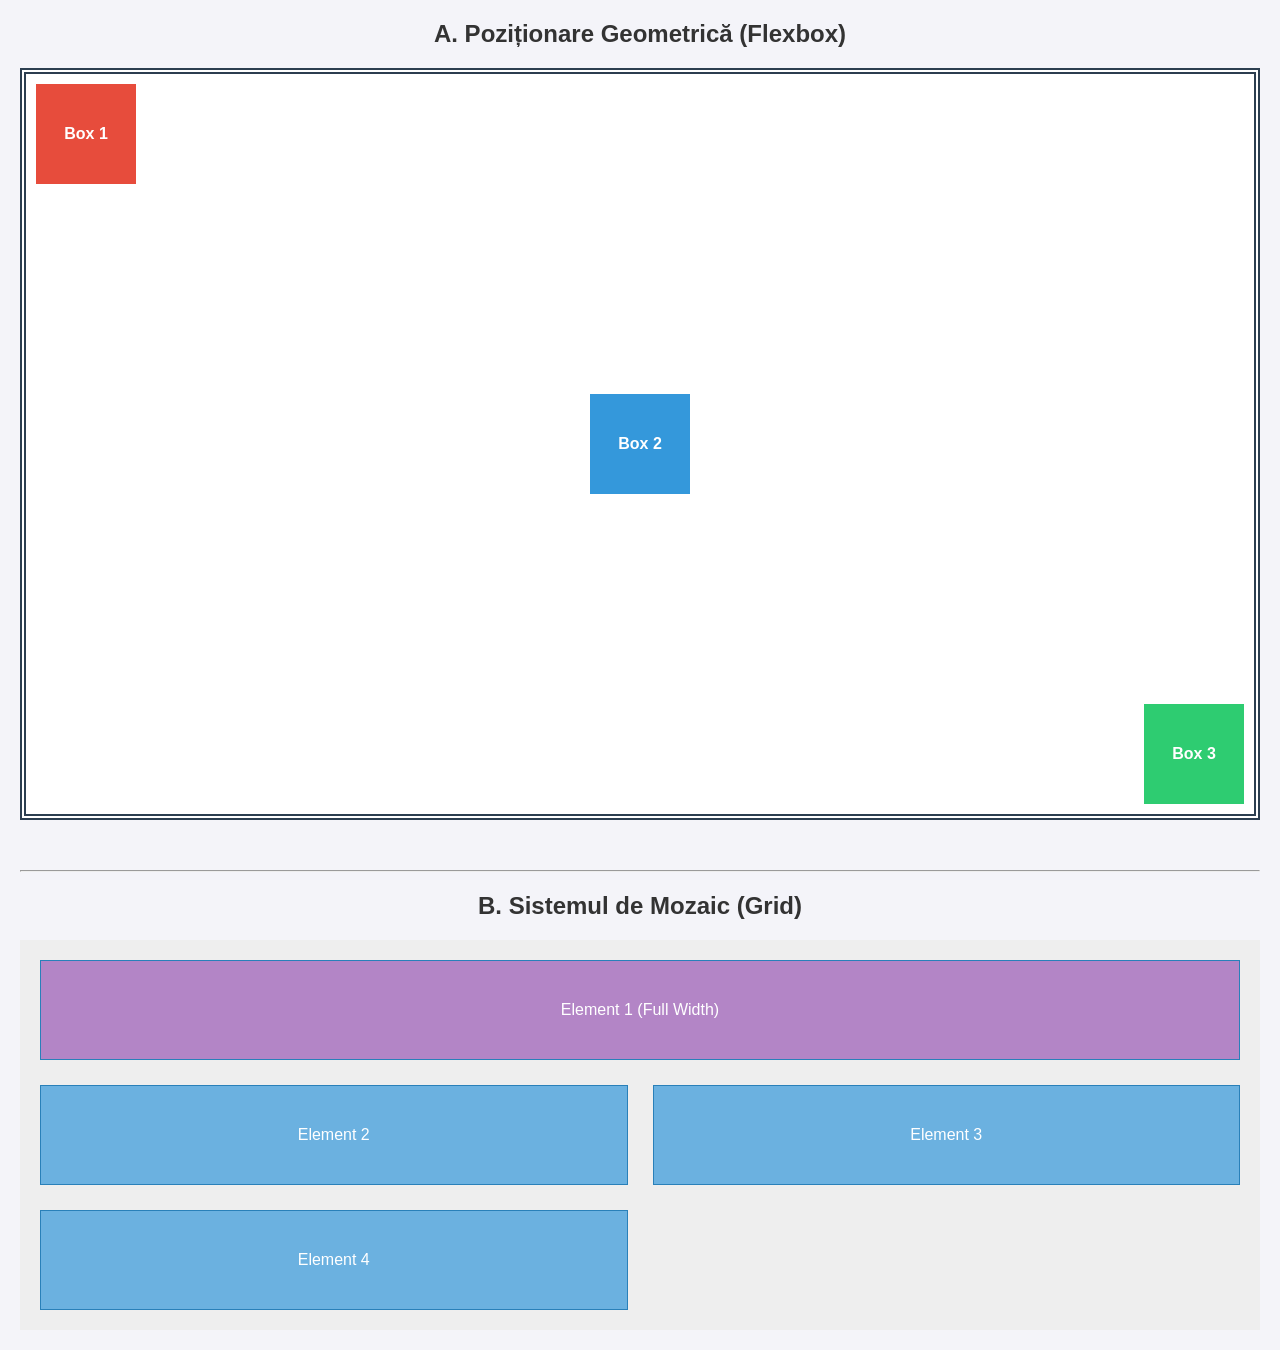
<file: Practica_2026/assets/docs/dasdad.html>
<!DOCTYPE html>
<html lang="ro">
<head>
    <meta charset="UTF-8">
    <meta name="viewport" content="width=device-width, initial-scale=1.0">
    <title>Laborator: The Perfect Box</title>
    <style>
        /* --- Stiluri Generale --- */
        body {
            font-family: sans-serif;
            margin: 20px;
            background-color: #f4f4f9;
        }

        h2 {
            text-align: center;
            color: #333;
        }

        .section-label {
            margin-bottom: 10px;
            font-weight: bold;
        }

        /* --- A. Provocarea Flexbox --- */
        .flex-container {
            display: flex; /* Activează modelul Flexbox */
            height: 80vh; /* Înălțime conform cerinței (80% din viewport) */
            border: 6px double #2c3e50; /* Bordură dublă */
            background-color: #fff;
            margin-bottom: 50px;
            
            /* Aliniere implicită pentru elemente (le trimitem spre start) */
            justify-content: space-between;
            align-items: flex-start;
            padding: 10px;
        }

        .box {
            width: 100px;
            height: 100px;
            color: white;
            display: flex;
            align-items: center;
            justify-content: center;
            font-weight: bold;
        }

        .box-1 { background-color: #e74c3c; } /* Rămâne în stânga-sus prin fluxul normal */

        .box-2 { 
            background-color: #3498db; 
            /* 
               COMENTARIU EXPLICATIV: 
               Pentru a "rupe" alinierea standard și a centra .box-2 perfect pe ambele axe, 
               am folosit 'margin: auto'. Într-un container Flexbox, margin: auto 
               absoarbe tot spațiul liber disponibil în mod egal pe toate direcțiile.
            */
            margin: auto; 
        }

        .box-3 { 
            background-color: #2ecc71; 
            /* 
               COMENTARIU EXPLICATIV: 
               Pentru .box-3, am folosit 'align-self: flex-end'. Această proprietate 
               permite elementului individual să ignore setarea 'align-items' a containerului 
               (care este flex-start) și să se poziționeze la baza axei secundare.
            */
            align-self: flex-end; 
        }

        /* --- B. Provocarea Grid --- */
        .grid-container {
            display: grid; /* Activează modelul Grid */
            /* Definim 2 coloane egale */
            grid-template-columns: repeat(2, 1fr); 
            gap: 25px; /* Distanță exactă conform cerinței */
            padding: 20px;
            background-color: #eee;
        }

        .grid-item {
            /* Culoare fundal rgba cu transparență */
            background-color: rgba(52, 152, 219, 0.7); 
            padding: 40px;
            text-align: center;
            color: #fff;
            border: 1px solid #2980b9;
        }

        .item-1 {
            /* Primul element ocupă 2 coloane (lățime completă) */
            grid-column: span 2; 
            background-color: rgba(155, 89, 182, 0.7);
        }
    </style>
</head>
<body>

    <h2>A. Poziționare Geometrică (Flexbox)</h2>
    <div class="flex-container">
        <div class="box box-1">Box 1</div>
        <div class="box box-2">Box 2</div>
        <div class="box box-3">Box 3</div>
    </div>

    <hr>

    <h2>B. Sistemul de Mozaic (Grid)</h2>
    <div class="grid-container">
        <!-- Item 1 va ocupa rândul de sus complet -->
        <div class="grid-item item-1">Element 1 (Full Width)</div>
        <div class="grid-item">Element 2</div>
        <div class="grid-item">Element 3</div>
        <div class="grid-item">Element 4</div>
    </div>

    <!-- 
        Note suplimentare pentru livrabil:
        Proprietăți folosite pentru "ruperea" aliniamentului:
        1. margin: auto (pe .box-2) -> Centrează elementul prin ocuparea spațiului gol.
        2. align-self: flex-end (pe .box-3) -> Suprascrie alinierea containerului pe axa verticală.
    -->

</body>
</html>
</file>
